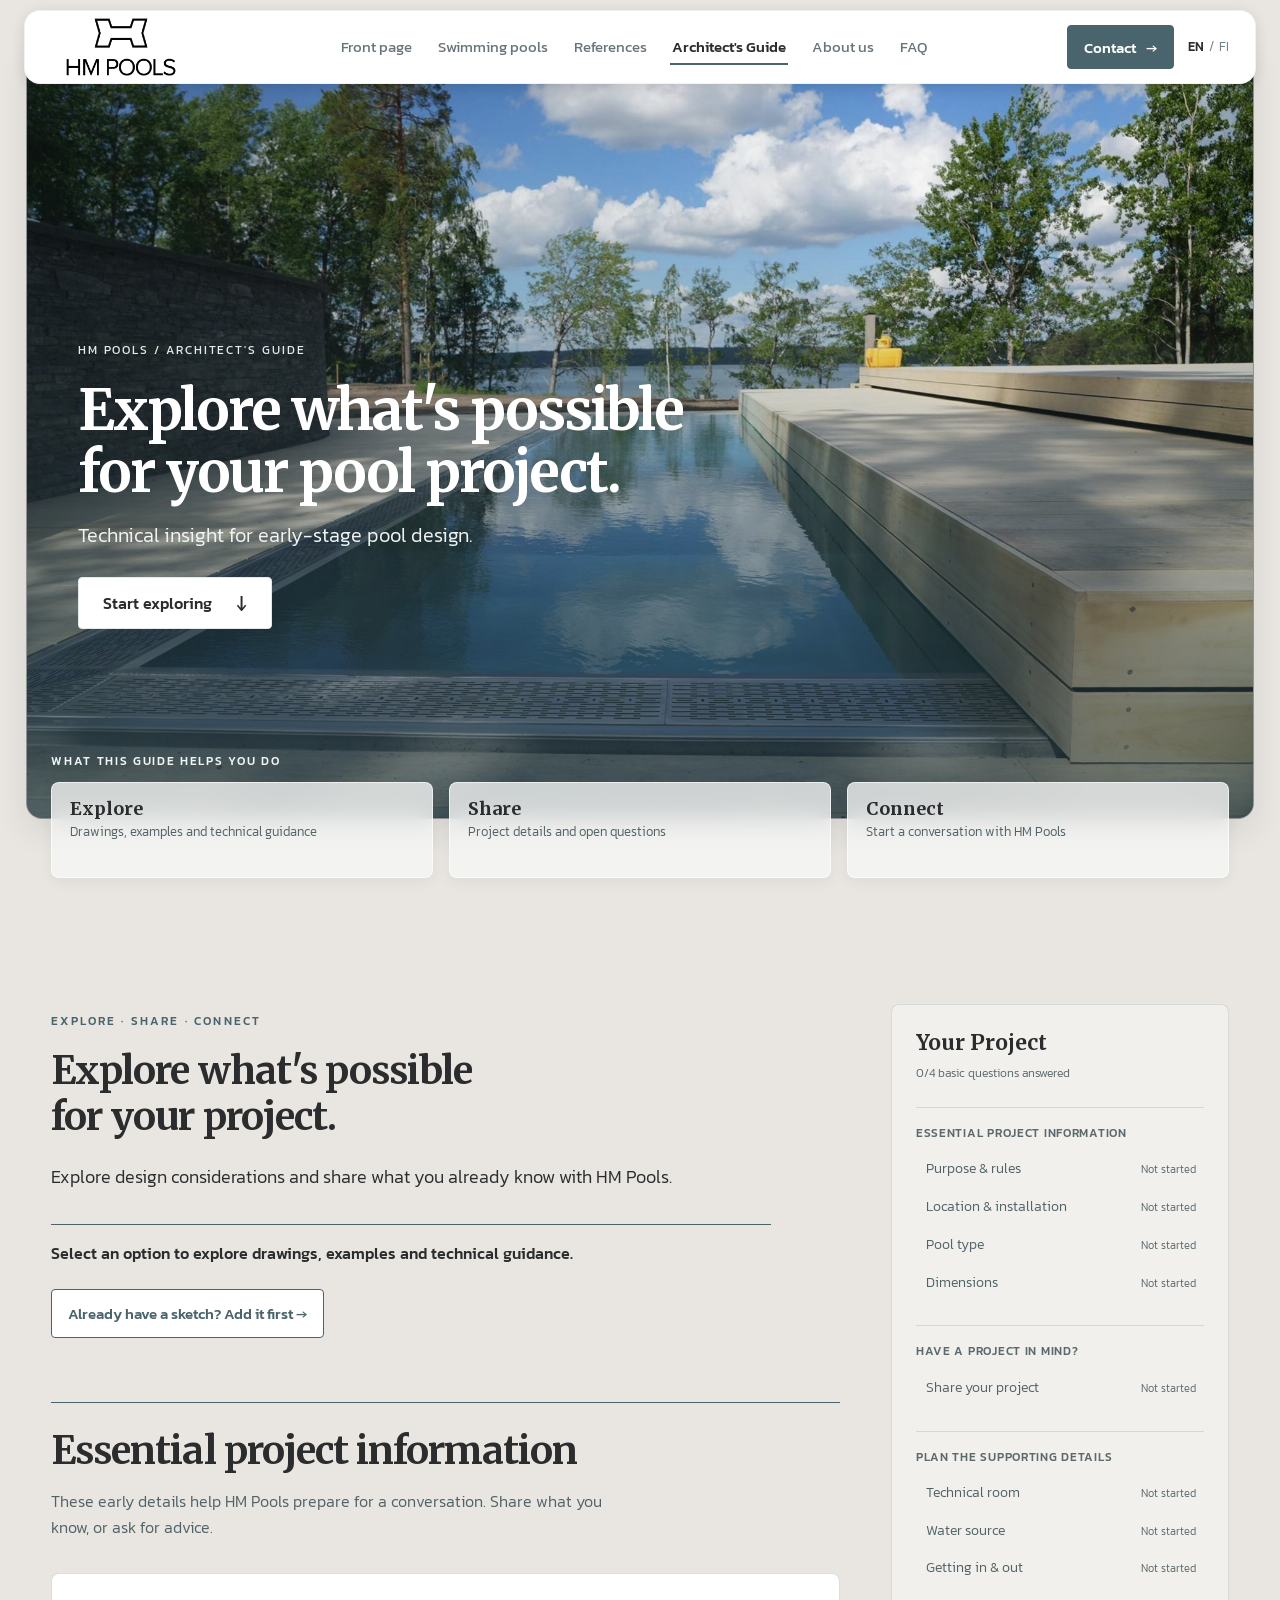
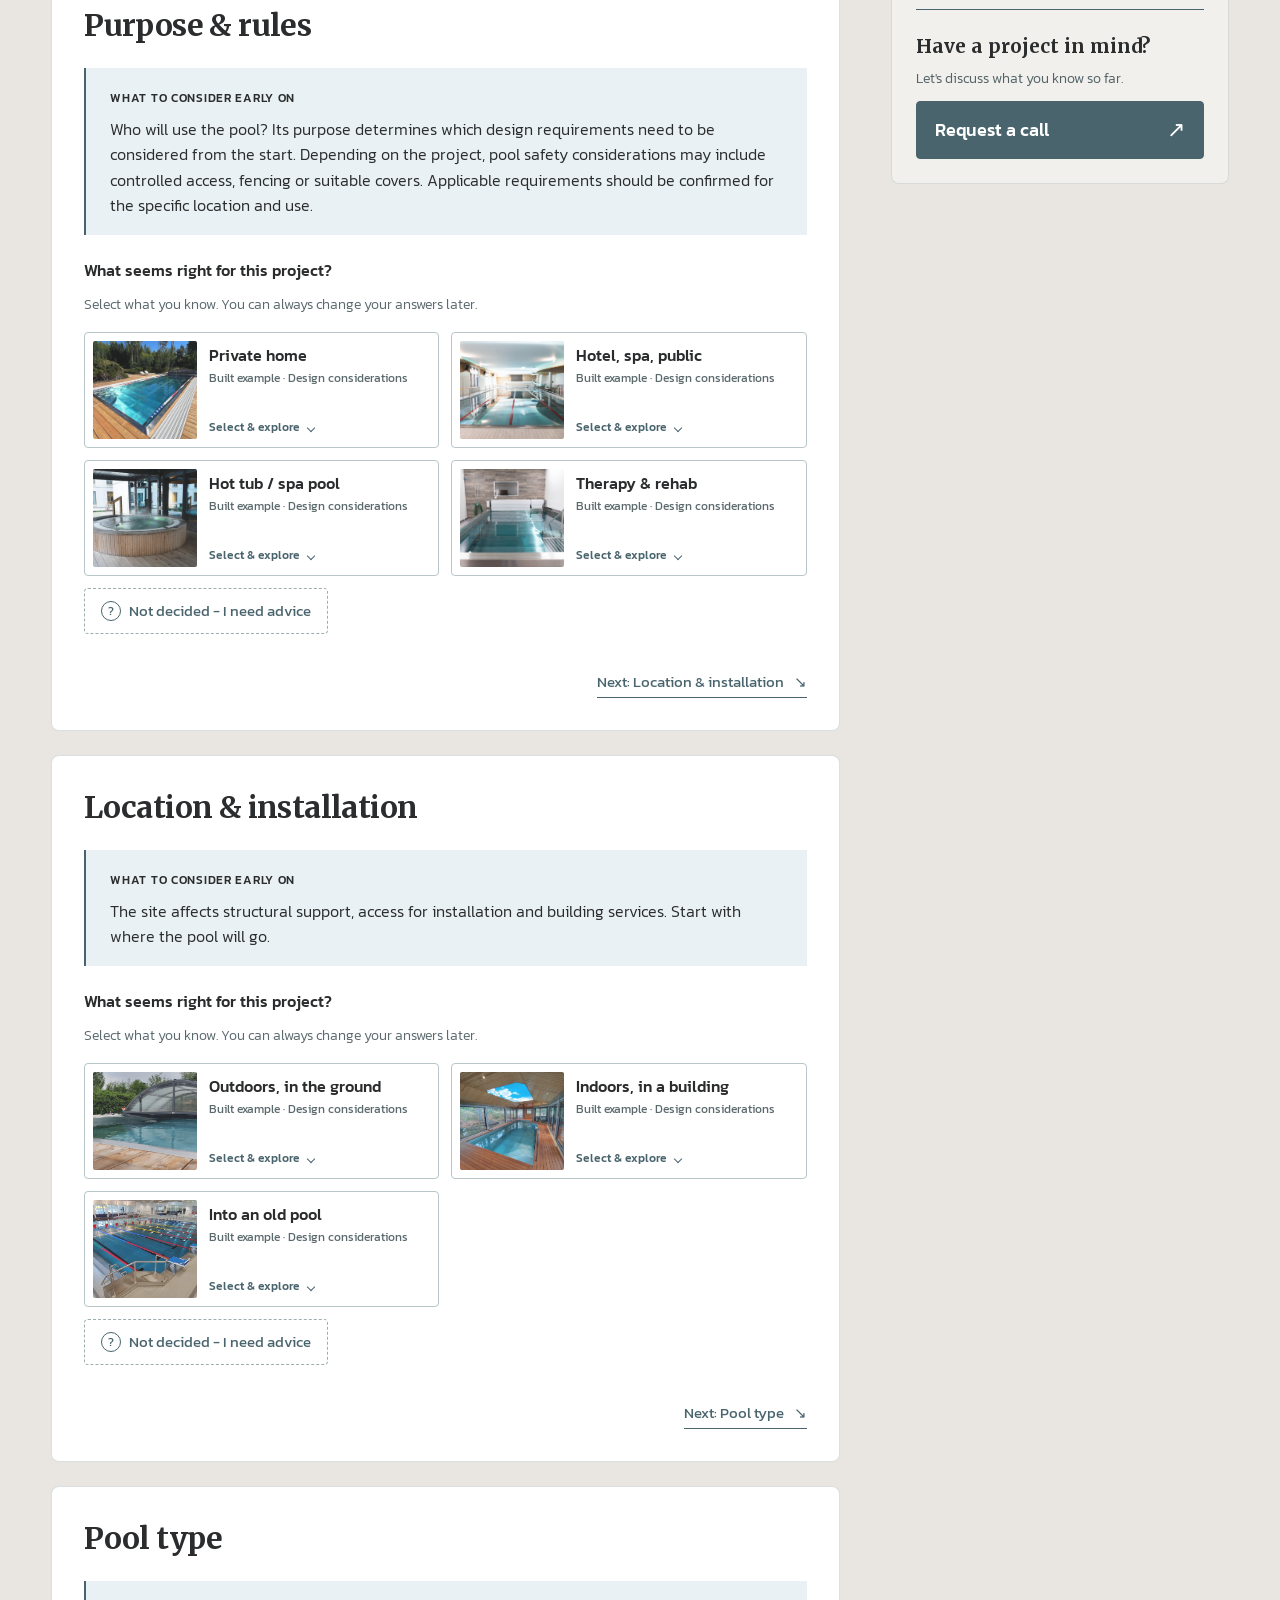
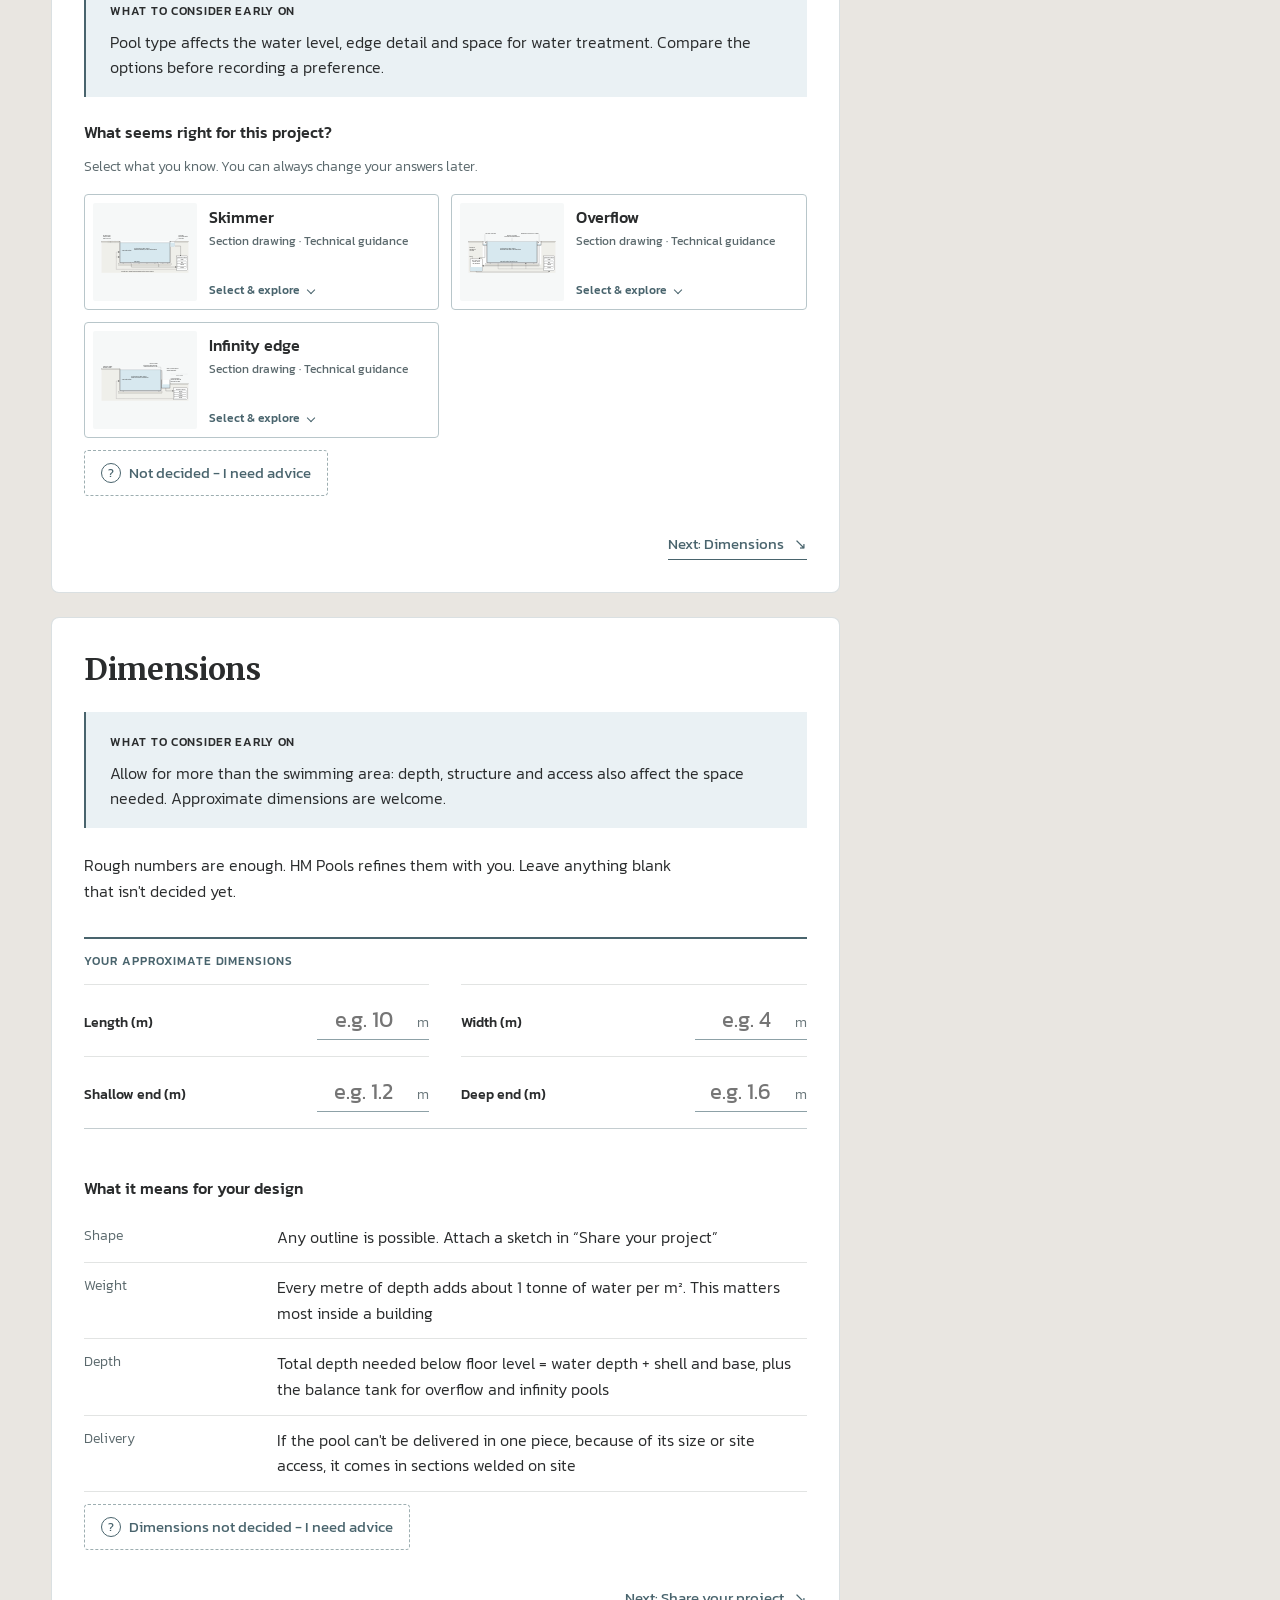
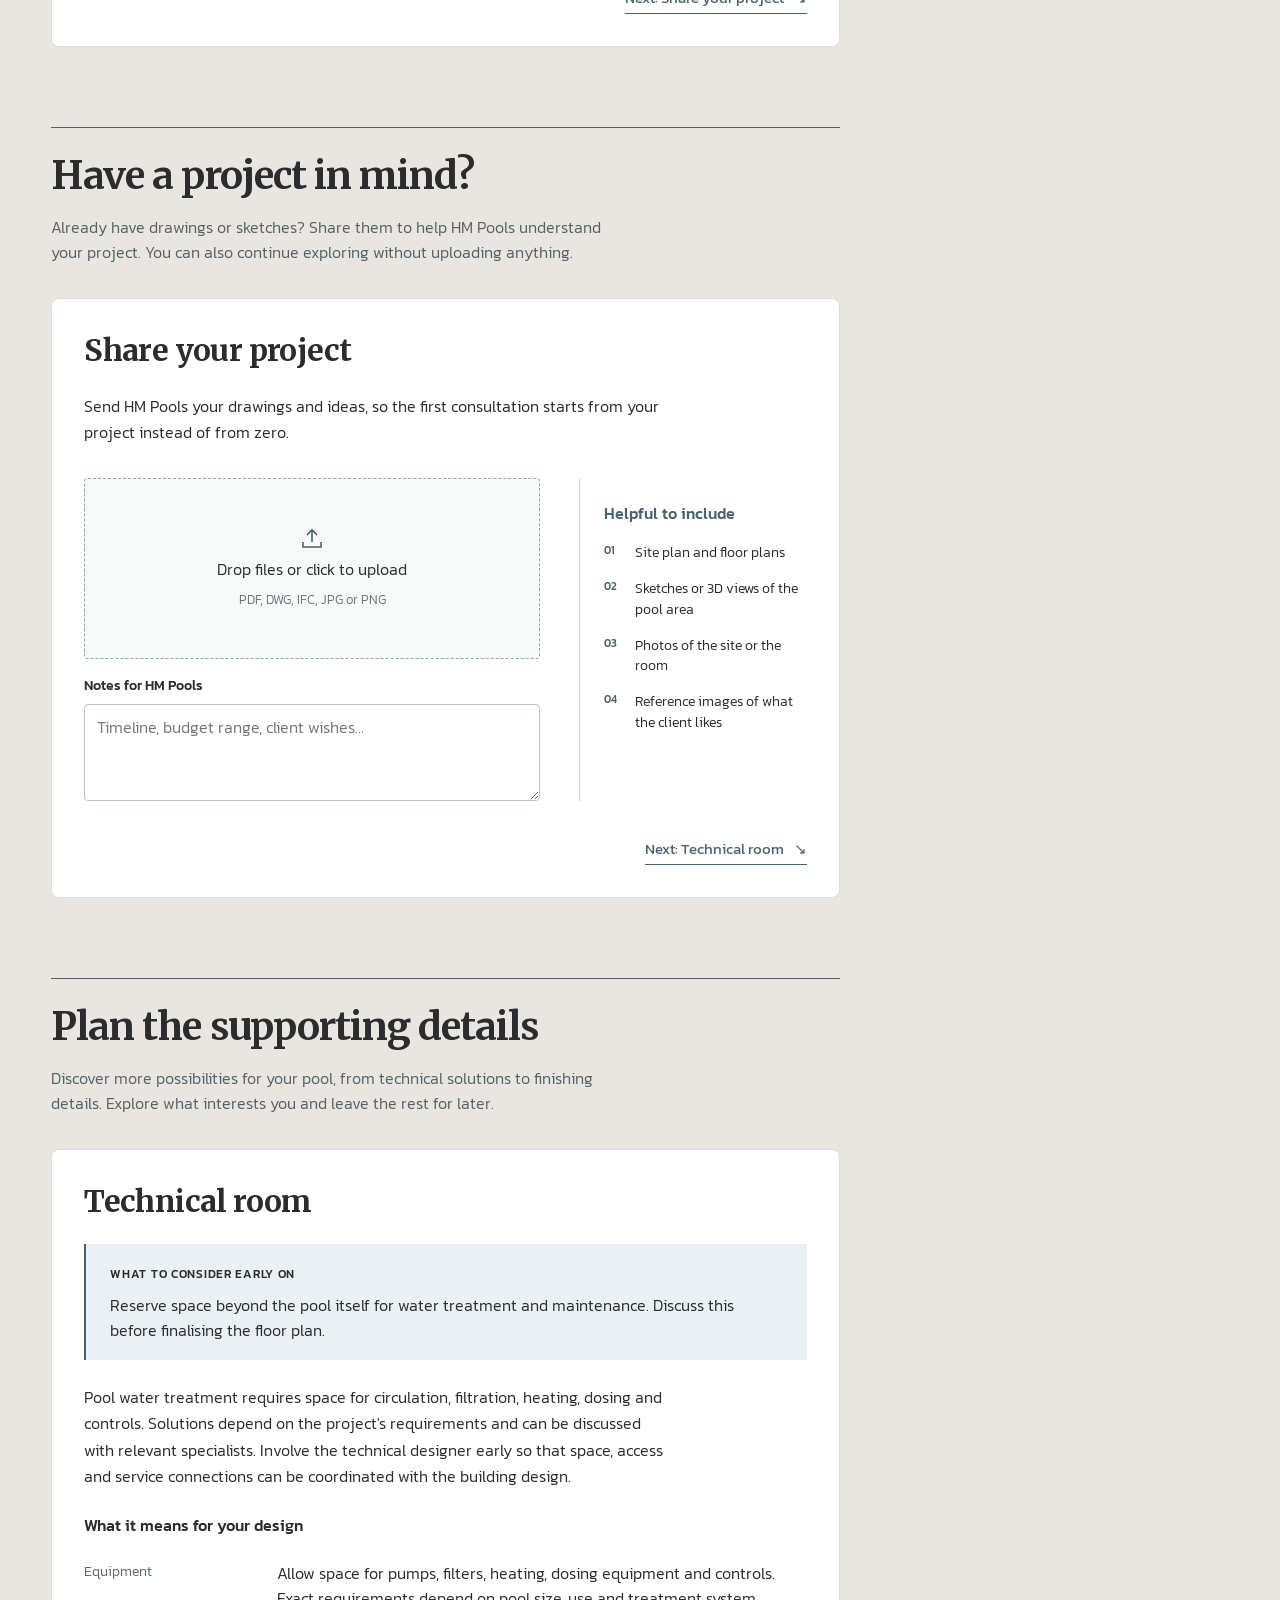
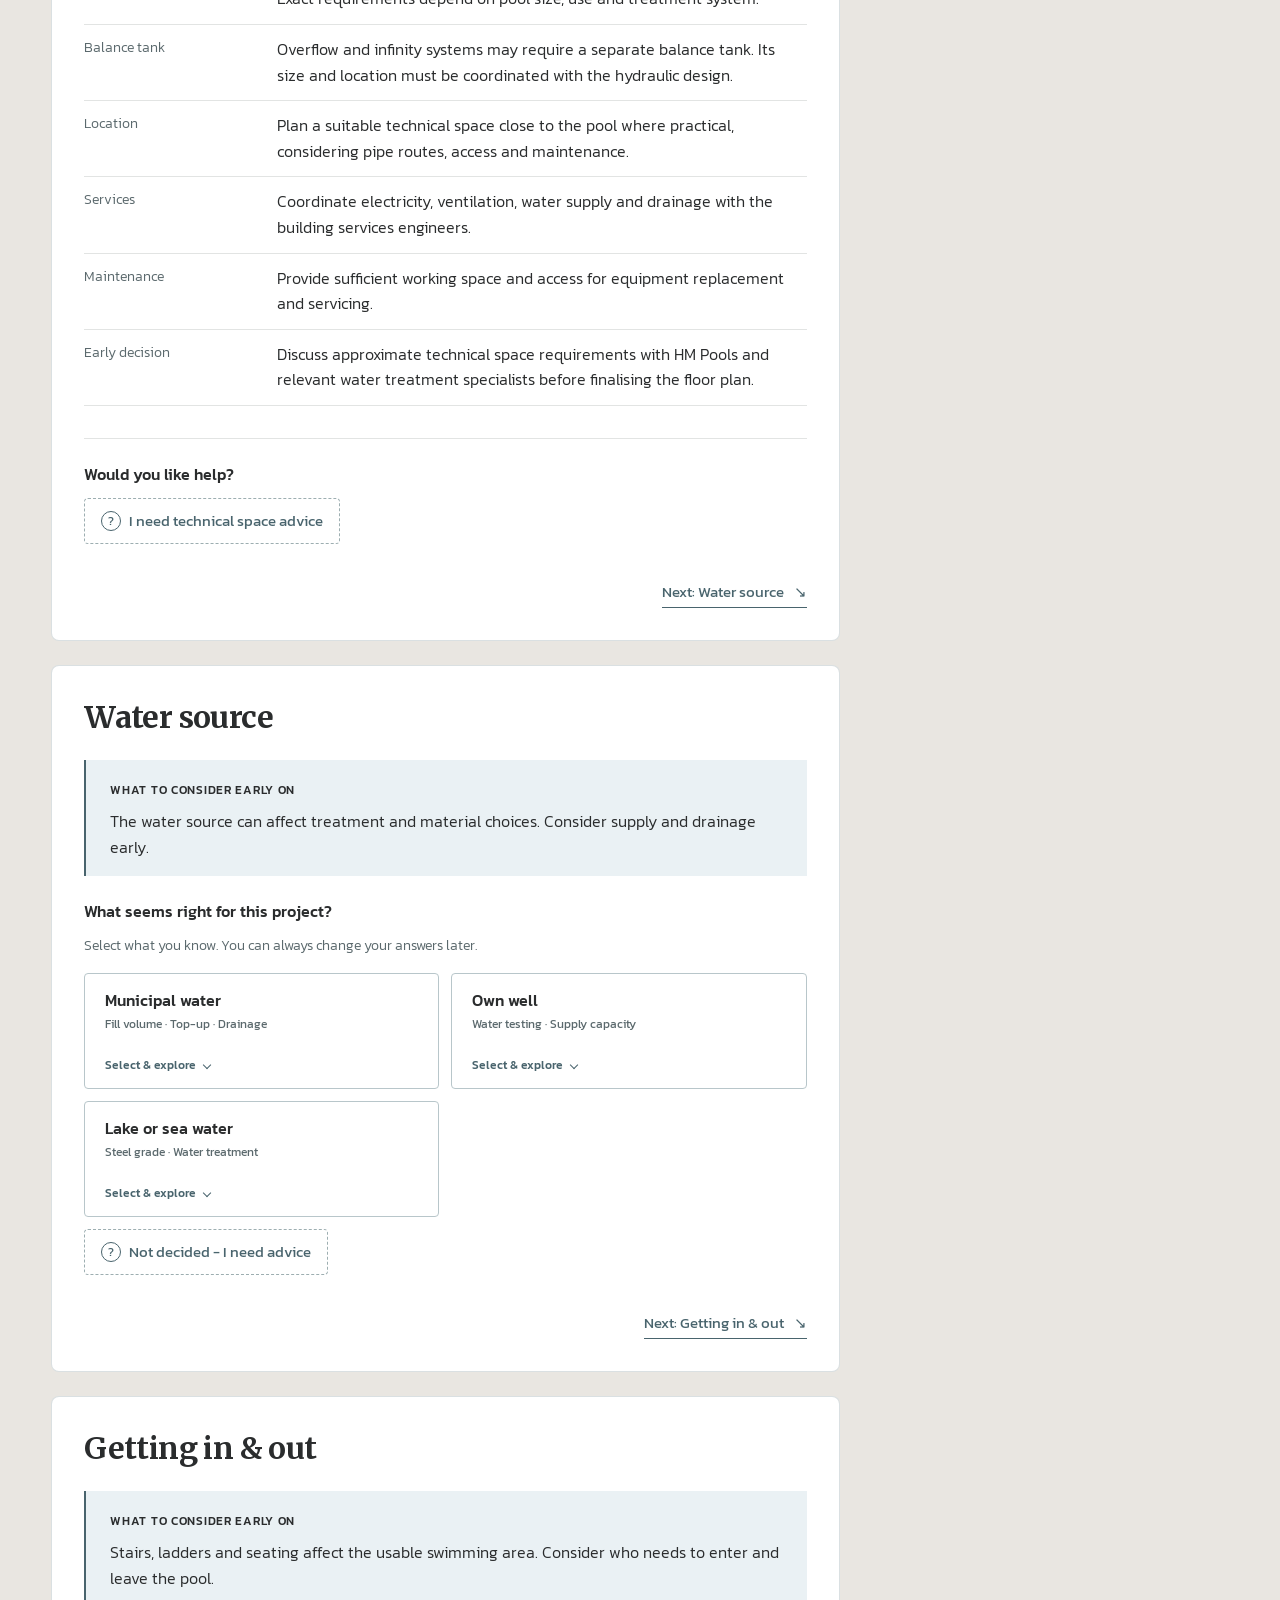
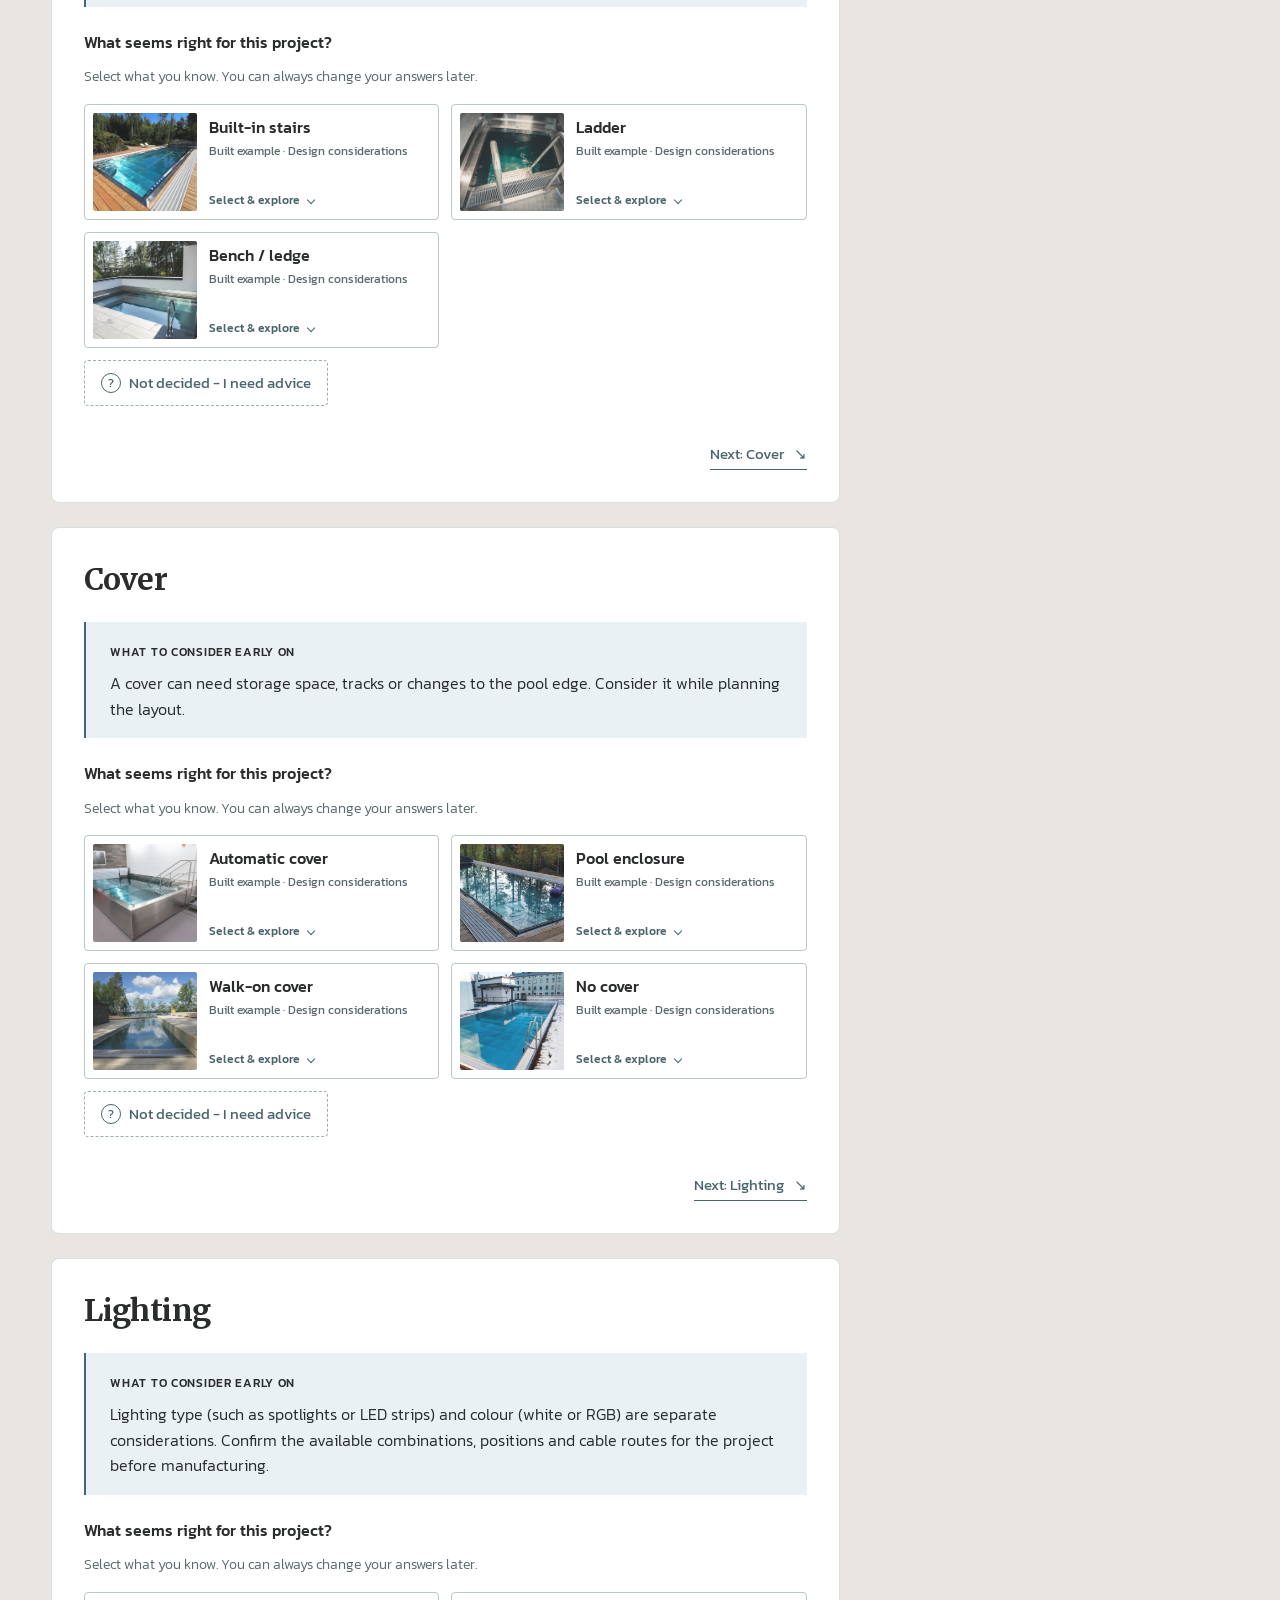
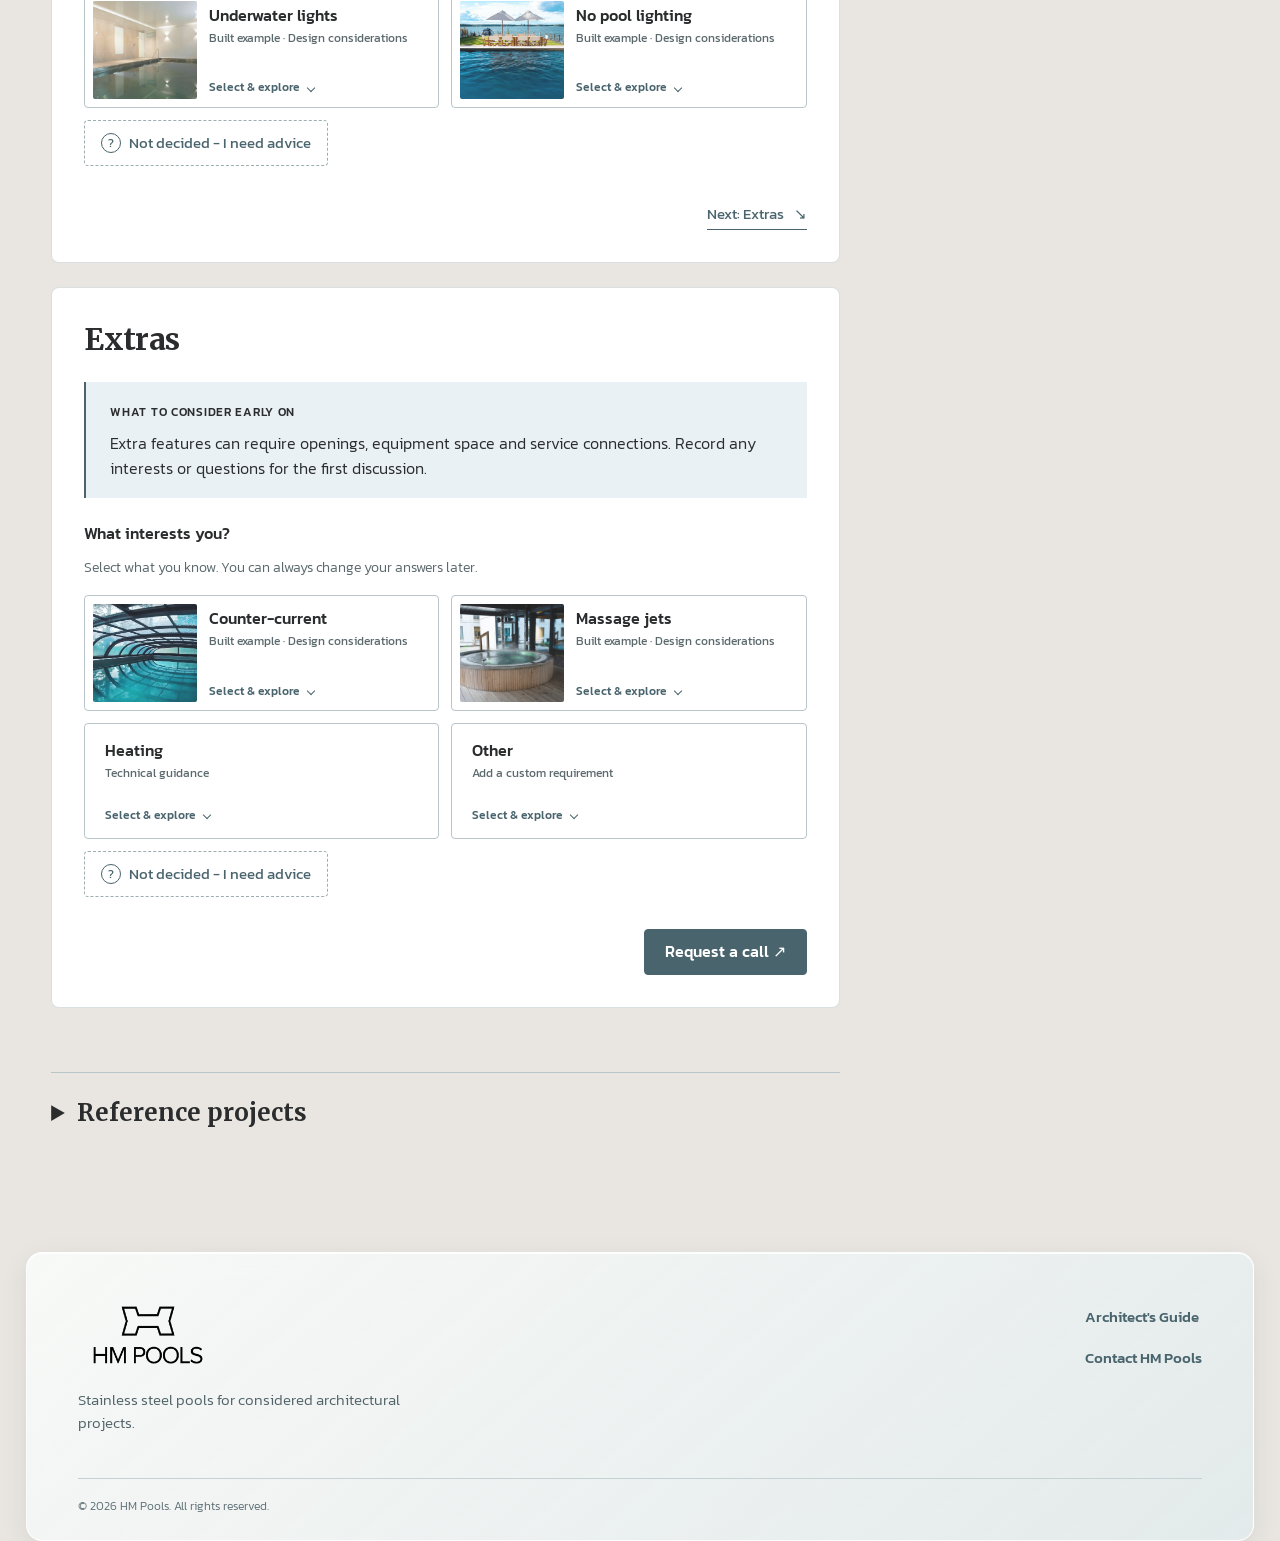
<file: index.html>
<!doctype html>
<html lang="en">

<head>
  <meta charset="utf-8">
  <meta name="viewport" content="width=device-width, initial-scale=1">
  <title>Architect's pool guide | HM Pools</title>
  <meta name="description"
    content="Everything an architect needs to know before planning a stainless steel pool with HM Pools.">
  <link rel="icon" href="img/logo.svg">
  <link rel="preload" href="fonts/kanit-300.woff2" as="font" type="font/woff2" crossorigin>
  <link rel="preload" href="fonts/merriweather-700.woff2" as="font" type="font/woff2" crossorigin>
  <link rel="preload" href="img/hero.jpg" as="image">
  <link rel="stylesheet" href="css/styles.css">
  <script src="js/data.js" defer></script>
  <script src="js/app.js" defer></script>
</head>

<body>
  <a class="skip-link" href="#guide">Skip to the guide</a>

  <header class="site-header">
    <div class="site-header__logo" aria-label="HM Pools">
      <img src="img/HM_Pools_logo_RGB_musta-2048x1344.png" alt="HM Pools">
    </div>
    <nav class="site-nav" aria-label="Main">
      <span class="site-nav__label" title="HM Pools home page — preview label">Front page</span>
      <span class="site-nav__label" title="Swimming pools — preview label">Swimming pools</span>
      <span class="site-nav__label" title="Built project references — preview label">References</span>
      <a href="#" data-architect aria-current="page">Architect's Guide</a>
      <span class="site-nav__label" title="About HM Pools — preview label">About us</span>
      <span class="site-nav__label" title="Frequently asked questions — preview label">FAQ</span>
    </nav>
    <div class="site-header__actions">
      <button class="site-header__contact" type="button" data-action="direct-contact">Contact <span aria-hidden="true">&rarr;</span></button>
      <div class="language-switch" aria-label="Language indicator"><span lang="en" aria-current="true">EN</span><span aria-hidden="true">/</span><span lang="fi" title="Finnish version is unavailable in this prototype">FI</span></div>
    </div>
  </header>

  <div class="landing">
  <section class="hero" aria-labelledby="hero-title">
    <img class="hero__bg" src="img/hero.jpg" alt="" width="1983" height="1321" fetchpriority="high">
    <div class="hero__content">
      <p class="hero__eyebrow reveal" style="--d: 0">HM Pools / Architect's Guide</p>
      <h1 class="hero__title reveal" id="hero-title" style="--d: 1">Explore what's possible for your pool project.</h1>
      <p class="hero__sub reveal" style="--d: 2">Technical insight for early-stage pool design.</p>
      <a class="btn btn--solid hero__cta reveal" href="#guide" style="--d: 3">Start exploring <span aria-hidden="true">&darr;</span></a>
    </div>
  </section>
  <section class="hero-capabilities" aria-labelledby="hero-capabilities-title">
    <div class="hero-capabilities__inner">
      <h2 class="hero-capabilities__label" id="hero-capabilities-title">What this guide helps you do</h2>
      <div><h3>Explore</h3><p>Drawings, examples and technical guidance</p></div>
      <div><h3>Share</h3><p>Project details and open questions</p></div>
      <div><h3>Connect</h3><p>Start a conversation with HM Pools</p></div>
    </div>
  </section>
  </div>
  <div class="guide-layout">
    <main class="guide" id="guide" tabindex="-1">
      <div class="mobile-project">
        <label for="mobile-section">Explore <span id="mobile-progress"></span></label>
        <select id="mobile-section" aria-label="Jump to a category"></select>
        <button class="btn btn--solid" type="button" data-action="review">Request a call <span aria-hidden="true">↗</span></button>
      </div>
      <div class="guided-content">
        <header class="guide-intro"><p class="eyebrow">Explore · Share · Connect</p><h2>Explore what's possible for your project.</h2><p>Explore design considerations and share what you already know with HM Pools.</p><div class="guide-intro__instruction"><strong>Select an option to explore drawings, examples and technical guidance.</strong></div><button class="upload-shortcut" type="button" data-action="next" data-section="upload">Already have a sketch? Add it first &rarr;</button></header>
        <div id="sections"></div>
        <details id="references-area" class="references-area"><summary>Reference projects</summary><p>Explore the existing HM Pools project collection. These examples are references, not technical specifications for your project.</p><div class="refs" id="refs"></div></details>
      </div>
      <aside class="project-navigator" aria-label="Your Project">
        <header><h2>Your Project</h2><p id="plan-count" aria-live="polite"></p></header>
        <nav id="project-nav" aria-label="Project categories"></nav>
        <div class="project-actions"><h3>Have a project in mind?</h3><p id="project-ready">Let's discuss what you know so far.</p><button class="btn btn--solid" type="button" id="book">Request a call <span aria-hidden="true">↗</span></button></div>
      </aside>
    </main>
  </div>
  <footer class="site-footer">
    <div class="site-footer__inner">
      <div class="site-footer__brand">
        <a href="#" data-home aria-label="HM Pools, front page"><img src="img/HM_Pools_logo_RGB_musta-2048x1344.png" alt="HM Pools" width="2048" height="1344"></a>
        <p>Stainless steel pools for considered architectural projects.</p>
      </div>
      <nav aria-label="Footer">
        <a href="#" data-architect>Architect's Guide</a>
        <button type="button" data-action="direct-contact">Contact HM Pools</button>
      </nav>
      <p class="site-footer__copyright">&copy; 2026 HM Pools. All rights reserved.</p>
    </div>
  </footer>
  <dialog class="modal direct-contact" id="direct-contact" aria-labelledby="direct-contact-title">
    <div class="modal__inner">
      <button class="modal__close" type="button" data-direct-close aria-label="Close contact form">
        <svg width="18" height="18" viewBox="0 0 18 18" aria-hidden="true"><path d="M2 2l14 14M16 2L2 16" /></svg>
      </button>
      <header class="modal__head">
        <h2 class="modal__title" id="direct-contact-title" tabindex="-1">Contact HM Pools</h2>
        <p class="modal__lead">Ask a question or introduce your project. You can contact us without completing the Architect's Guide.</p>
      </header>
      <form id="direct-contact-form" novalidate>
        <div class="modal__grid">
          <div class="mfield"><label for="direct-name">Name *</label><input id="direct-name" name="name" type="text" autocomplete="name" required><p class="mfield__error" id="direct-name-error" hidden>Please enter your name.</p></div>
          <div class="mfield"><label for="direct-email">Email *</label><input id="direct-email" name="email" type="email" autocomplete="email" required><p class="mfield__error" id="direct-email-error" hidden>Please enter a valid email address.</p></div>
          <div class="mfield"><label for="direct-phone">Phone <span class="mfield__opt">(optional)</span></label><input id="direct-phone" name="phone" type="tel" autocomplete="tel"></div>
          <div class="mfield"><label for="direct-company">Company <span class="mfield__opt">(optional)</span></label><input id="direct-company" name="company" type="text" autocomplete="organization"></div>
          <div class="mfield mfield--wide"><label for="direct-message">Message *</label><textarea id="direct-message" name="message" rows="5" required></textarea><p class="mfield__error" id="direct-message-error" hidden>Please enter a message.</p></div>
        </div>
        <p class="direct-contact__note">This opens a draft in your email app. Nothing is sent until you send it there.</p>
        <div class="modal__foot"><a href="https://hmpools.fi/en/contact-us/" target="_blank" rel="noopener">HM Pools contact information</a><button class="btn btn--solid" type="submit">Continue in email app</button></div>
        <a id="direct-email-link" hidden aria-hidden="true" tabindex="-1"></a>
      </form>
    </div>
  </dialog>
  <dialog class="image-lightbox" id="image-lightbox" aria-label="Enlarged pool image">
    <button class="image-lightbox__close" id="image-lightbox-close" type="button" aria-label="Close enlarged image"
      title="Close">
      <svg width="18" height="18" viewBox="0 0 24 24" fill="none" stroke="currentColor" stroke-width="2" stroke-linecap="round" aria-hidden="true"><path d="M5 5l14 14M19 5L5 19" /></svg>
    </button>

    <img class="image-lightbox__img" id="image-lightbox-img" alt="">
  </dialog>

  <dialog class="modal" id="consult" aria-labelledby="consult-title">
    <div class="modal__inner">
      <button class="modal__close" type="button" data-close aria-label="Close">
        <svg width="18" height="18" viewBox="0 0 18 18" aria-hidden="true">
          <path d="M2 2l14 14M16 2L2 16" />
        </svg>
      </button>

      <form class="modal__form" id="consult-form" novalidate>
        <header class="modal__head">
          <h2 class="modal__title" id="consult-title" tabindex="-1">Review your project</h2>
          <p class="modal__lead" id="consult-lead">Check your answers before adding contact details.</p>
        </header>

        <section id="review-step" aria-label="Project summary">
          <header class="print-header" aria-hidden="true">
            <img src="img/HM_Pools_logo_RGB_musta-2048x1344.png" alt="" width="2048" height="1344">
            <h2>Project Information Summary</h2>
          </header>
          <div class="review-tools">
            <button class="review-download" type="button" id="download-summary" title="Open print options to save your summary as PDF">
              <svg width="16" height="16" viewBox="0 0 24 24" fill="none" stroke="currentColor" stroke-width="1.7" aria-hidden="true"><path d="M12 3v12m-5-5 5 5 5-5M4 16v5h16v-5" /></svg>
              Download PDF
            </button>
          </div>
          <details class="review-summary" id="review-summary"><summary>View project details <span id="review-summary-count"></span></summary><dl class="modal__plan" id="consult-plan" aria-label="Your project brief"></dl></details>
          <p class="print-note">This document is intended for preliminary project information collection and discussion only. All technical specifications, feasibility and final design requirements must be reviewed and confirmed with HM Pools.</p>
          <div id="review-missing" role="status"></div>
          <button class="btn btn--solid" type="button" id="continue-contact">Continue to request a call <span aria-hidden="true">↗</span></button>
        </section>
        <div id="contact-step" hidden>
          <button class="summary-edit" type="button" id="back-review">Back to project summary</button>

        <div class="modal__grid">
          <div class="mfield">
            <label for="c-name">Name <span aria-hidden="true">*</span></label>
            <input id="c-name" name="name" type="text" autocomplete="name" required>
            <p class="mfield__error" id="c-name-err" hidden>Please enter your name.</p>
          </div>
          <div class="mfield">
            <label for="c-company">Company <span class="mfield__opt">(optional)</span></label>
            <input id="c-company" name="company" type="text" autocomplete="organization">
          </div>
          <div class="mfield">
            <label for="c-phone">Phone <span aria-hidden="true">*</span></label>
            <input id="c-phone" name="phone" type="tel" autocomplete="tel" inputmode="tel" required>
            <p class="mfield__error" id="c-phone-err" hidden>Please enter a phone number.</p>
          </div>
          <div class="mfield">
            <label for="c-email">Email <span aria-hidden="true">*</span></label>
            <input id="c-email" name="email" type="email" autocomplete="email" required>
            <p class="mfield__error" id="c-email-err" hidden>Please enter a valid email address.</p>
          </div>
          <div class="mfield mfield--wide">
            <label for="c-message">Message <span class="mfield__opt">(optional)</span></label>
            <textarea id="c-message" name="message" rows="4"
              placeholder="Timeline, budget range, questions for HM Pools"></textarea>
          </div>
        </div>

        <div class="mfield">
          <label class="consent">
            <input type="checkbox" id="c-consent" name="consent" required>
            <span>I accept that the form entries are checked for spam and stored encrypted for 14 days.</span>
          </label>
          <p class="mfield__error" id="c-consent-err" hidden>Please accept to send the request.</p>
        </div>

        <div class="modal__foot">
          <p class="modal__direct">Prefer to call? <a href="tel:+358443600030">+358 44 360 0030</a></p>
          <button class="btn btn--solid modal__send" type="submit">Request a call</button>
        </div>
      </div></form>

      <div class="modal__done" id="consult-done" hidden>
        <h2 class="modal__title" tabindex="-1">Thank you</h2>
        <p class="modal__lead">This prototype shows the completed enquiry. No information or attachments have been sent, and no phone call has been booked.
        </p>
        <button class="btn btn--solid" type="button" data-close>Back to the guide</button>
      </div>
    </div>
  </dialog>
</body>

</html>
</file>
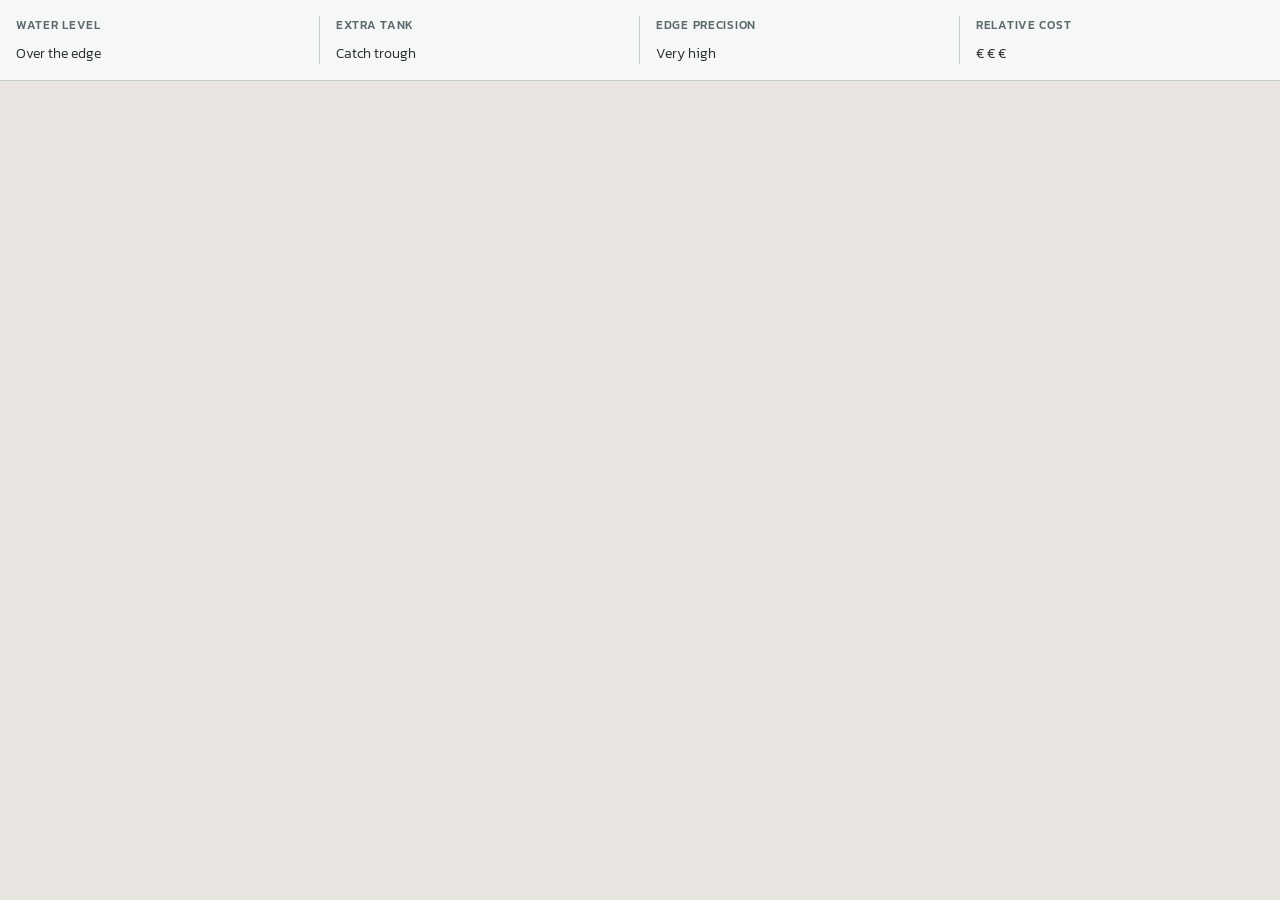
<file: qa-visual.html>
<!doctype html>
<html lang="en">

<head>
  <meta charset="utf-8">
  <meta name="viewport" content="width=device-width, initial-scale=1">
  <title>Architect's pool guide | HM Pools</title>
  <meta name="description"
    content="Everything an architect needs to know before planning a stainless steel pool with HM Pools.">
  <link rel="icon" href="img/logo.svg">
  <link rel="preload" href="fonts/kanit-300.woff2" as="font" type="font/woff2" crossorigin>
  <link rel="preload" href="fonts/merriweather-700.woff2" as="font" type="font/woff2" crossorigin>
  <link rel="preload" href="img/hero.jpg" as="image">
  <link rel="stylesheet" href="css/styles.css">
  <script src="js/data.js" defer></script>
  <script src="js/app.js" defer></script>
</head>

<body>
  <a class="skip-link" href="#guide">Skip to the guide</a>

  <header class="site-header">
    <div class="site-header__logo" aria-label="HM Pools">
      <img src="img/HM_Pools_logo_RGB_musta-2048x1344.png" alt="HM Pools">
    </div>
    <nav class="site-nav" aria-label="Main">
      <span class="site-nav__label" title="HM Pools home page — preview label">Front page</span>
      <span class="site-nav__label" title="Swimming pools — preview label">Swimming pools</span>
      <span class="site-nav__label" title="Built project references — preview label">References</span>
      <a href="#" data-architect aria-current="page">Architect's Guide</a>
      <span class="site-nav__label" title="About HM Pools — preview label">About us</span>
      <span class="site-nav__label" title="Frequently asked questions — preview label">FAQ</span>
    </nav>
    <div class="site-header__actions">
      <button class="site-header__contact" type="button" data-action="direct-contact">Contact <span aria-hidden="true">&rarr;</span></button>
      <div class="language-switch" aria-label="Language indicator"><span lang="en" aria-current="true">EN</span><span aria-hidden="true">/</span><span lang="fi" title="Finnish version is unavailable in this prototype">FI</span></div>
    </div>
  </header>

  <div class="landing">
  <section class="hero" aria-labelledby="hero-title">
    <img class="hero__bg" src="img/hero.jpg" alt="" width="1983" height="1321" fetchpriority="high">
    <div class="hero__content">
      <p class="hero__eyebrow reveal" style="--d: 0">HM Pools / Architect's Guide</p>
      <h1 class="hero__title reveal" id="hero-title" style="--d: 1">Explore what's possible for your pool project.</h1>
      <p class="hero__sub reveal" style="--d: 2">Technical insight for early-stage pool design.</p>
      <a class="btn btn--solid hero__cta reveal" href="#guide" style="--d: 3">Start exploring <span aria-hidden="true">&darr;</span></a>
    </div>
  </section>
  <section class="hero-capabilities" aria-labelledby="hero-capabilities-title">
    <div class="hero-capabilities__inner">
      <h2 class="hero-capabilities__label" id="hero-capabilities-title">What this guide helps you do</h2>
      <div><h3>Explore</h3><p>Drawings, examples and technical guidance</p></div>
      <div><h3>Share</h3><p>Project details and open questions</p></div>
      <div><h3>Connect</h3><p>Start a conversation with HM Pools</p></div>
    </div>
  </section>
  </div>
  <div class="guide-layout">
    <main class="guide" id="guide" tabindex="-1">
      <div class="mobile-project">
        <label for="mobile-section">Explore <span id="mobile-progress"></span></label>
        <select id="mobile-section" aria-label="Jump to a category"></select>
        <button class="btn btn--solid" type="button" data-action="review">Request a call <span aria-hidden="true">↗</span></button>
      </div>
      <div class="guided-content">
        <header class="guide-intro"><p class="eyebrow">Explore · Share · Connect</p><h2>Explore what's possible for your project.</h2><p>Explore design considerations and share what you already know with HM Pools.</p><div class="guide-intro__instruction"><strong>Select an option to explore drawings, examples and technical guidance.</strong></div><button class="upload-shortcut" type="button" data-action="next" data-section="upload">Already have a sketch? Add it first &rarr;</button></header>
        <div id="sections"></div>
        <details id="references-area" class="references-area"><summary>Reference projects</summary><p>Explore the existing HM Pools project collection. These examples are references, not technical specifications for your project.</p><div class="refs" id="refs"></div></details>
      </div>
      <aside class="project-navigator" aria-label="Your Project">
        <header><h2>Your Project</h2><p id="plan-count" aria-live="polite"></p></header>
        <nav id="project-nav" aria-label="Project categories"></nav>
        <div class="project-actions"><h3>Have a project in mind?</h3><p id="project-ready">Let's discuss what you know so far.</p><button class="btn btn--solid" type="button" id="book">Request a call <span aria-hidden="true">↗</span></button></div>
      </aside>
    </main>
  </div>
  <footer class="site-footer">
    <div class="site-footer__inner">
      <div class="site-footer__brand">
        <a href="#" data-home aria-label="HM Pools, front page"><img src="img/HM_Pools_logo_RGB_musta-2048x1344.png" alt="HM Pools" width="2048" height="1344"></a>
        <p>Stainless steel pools for considered architectural projects.</p>
      </div>
      <nav aria-label="Footer">
        <a href="#" data-architect>Architect's Guide</a>
        <button type="button" data-action="direct-contact">Contact HM Pools</button>
      </nav>
      <p class="site-footer__copyright">&copy; 2026 HM Pools. All rights reserved.</p>
    </div>
  </footer>
  <dialog class="modal direct-contact" id="direct-contact" aria-labelledby="direct-contact-title">
    <div class="modal__inner">
      <button class="modal__close" type="button" data-direct-close aria-label="Close contact form">
        <svg width="18" height="18" viewBox="0 0 18 18" aria-hidden="true"><path d="M2 2l14 14M16 2L2 16" /></svg>
      </button>
      <header class="modal__head">
        <h2 class="modal__title" id="direct-contact-title" tabindex="-1">Contact HM Pools</h2>
        <p class="modal__lead">Ask a question or introduce your project. You can contact us without completing the Architect's Guide.</p>
      </header>
      <form id="direct-contact-form" novalidate>
        <div class="modal__grid">
          <div class="mfield"><label for="direct-name">Name *</label><input id="direct-name" name="name" type="text" autocomplete="name" required><p class="mfield__error" id="direct-name-error" hidden>Please enter your name.</p></div>
          <div class="mfield"><label for="direct-email">Email *</label><input id="direct-email" name="email" type="email" autocomplete="email" required><p class="mfield__error" id="direct-email-error" hidden>Please enter a valid email address.</p></div>
          <div class="mfield"><label for="direct-phone">Phone <span class="mfield__opt">(optional)</span></label><input id="direct-phone" name="phone" type="tel" autocomplete="tel"></div>
          <div class="mfield"><label for="direct-company">Company <span class="mfield__opt">(optional)</span></label><input id="direct-company" name="company" type="text" autocomplete="organization"></div>
          <div class="mfield mfield--wide"><label for="direct-message">Message *</label><textarea id="direct-message" name="message" rows="5" required></textarea><p class="mfield__error" id="direct-message-error" hidden>Please enter a message.</p></div>
        </div>
        <p class="direct-contact__note">This opens a draft in your email app. Nothing is sent until you send it there.</p>
        <div class="modal__foot"><a href="https://hmpools.fi/en/contact-us/" target="_blank" rel="noopener">HM Pools contact information</a><button class="btn btn--solid" type="submit">Continue in email app</button></div>
        <a id="direct-email-link" hidden aria-hidden="true" tabindex="-1"></a>
      </form>
    </div>
  </dialog>
  <dialog class="image-lightbox" id="image-lightbox" aria-label="Enlarged pool image">
    <button class="image-lightbox__close" id="image-lightbox-close" type="button" aria-label="Close enlarged image"
      title="Close">
      <svg width="18" height="18" viewBox="0 0 24 24" fill="none" stroke="currentColor" stroke-width="2" stroke-linecap="round" aria-hidden="true"><path d="M5 5l14 14M19 5L5 19" /></svg>
    </button>

    <img class="image-lightbox__img" id="image-lightbox-img" alt="">
  </dialog>

  <dialog class="modal" id="consult" aria-labelledby="consult-title">
    <div class="modal__inner">
      <button class="modal__close" type="button" data-close aria-label="Close">
        <svg width="18" height="18" viewBox="0 0 18 18" aria-hidden="true">
          <path d="M2 2l14 14M16 2L2 16" />
        </svg>
      </button>

      <form class="modal__form" id="consult-form" novalidate>
        <header class="modal__head">
          <h2 class="modal__title" id="consult-title" tabindex="-1">Review your project</h2>
          <p class="modal__lead" id="consult-lead">Check your answers before adding contact details.</p>
        </header>

        <section id="review-step" aria-label="Project summary">
          <header class="print-header" aria-hidden="true">
            <img src="img/HM_Pools_logo_RGB_musta-2048x1344.png" alt="" width="2048" height="1344">
            <h2>Project Information Summary</h2>
          </header>
          <div class="review-tools">
            <button class="review-download" type="button" id="download-summary" title="Open print options to save your summary as PDF">
              <svg width="16" height="16" viewBox="0 0 24 24" fill="none" stroke="currentColor" stroke-width="1.7" aria-hidden="true"><path d="M12 3v12m-5-5 5 5 5-5M4 16v5h16v-5" /></svg>
              Download PDF
            </button>
          </div>
          <details class="review-summary" id="review-summary"><summary>View project details <span id="review-summary-count"></span></summary><dl class="modal__plan" id="consult-plan" aria-label="Your project brief"></dl></details>
          <p class="print-note">This document is intended for preliminary project information collection and discussion only. All technical specifications, feasibility and final design requirements must be reviewed and confirmed with HM Pools.</p>
          <div id="review-missing" role="status"></div>
          <button class="btn btn--solid" type="button" id="continue-contact">Continue to request a call <span aria-hidden="true">↗</span></button>
        </section>
        <div id="contact-step" hidden>
          <button class="summary-edit" type="button" id="back-review">Back to project summary</button>

        <div class="modal__grid">
          <div class="mfield">
            <label for="c-name">Name <span aria-hidden="true">*</span></label>
            <input id="c-name" name="name" type="text" autocomplete="name" required>
            <p class="mfield__error" id="c-name-err" hidden>Please enter your name.</p>
          </div>
          <div class="mfield">
            <label for="c-company">Company <span class="mfield__opt">(optional)</span></label>
            <input id="c-company" name="company" type="text" autocomplete="organization">
          </div>
          <div class="mfield">
            <label for="c-phone">Phone <span aria-hidden="true">*</span></label>
            <input id="c-phone" name="phone" type="tel" autocomplete="tel" inputmode="tel" required>
            <p class="mfield__error" id="c-phone-err" hidden>Please enter a phone number.</p>
          </div>
          <div class="mfield">
            <label for="c-email">Email <span aria-hidden="true">*</span></label>
            <input id="c-email" name="email" type="email" autocomplete="email" required>
            <p class="mfield__error" id="c-email-err" hidden>Please enter a valid email address.</p>
          </div>
          <div class="mfield mfield--wide">
            <label for="c-message">Message <span class="mfield__opt">(optional)</span></label>
            <textarea id="c-message" name="message" rows="4"
              placeholder="Timeline, budget range, questions for HM Pools"></textarea>
          </div>
        </div>

        <div class="mfield">
          <label class="consent">
            <input type="checkbox" id="c-consent" name="consent" required>
            <span>I accept that the form entries are checked for spam and stored encrypted for 14 days.</span>
          </label>
          <p class="mfield__error" id="c-consent-err" hidden>Please accept to send the request.</p>
        </div>

        <div class="modal__foot">
          <p class="modal__direct">Prefer to call? <a href="tel:+358443600030">+358 44 360 0030</a></p>
          <button class="btn btn--solid modal__send" type="submit">Request a call</button>
        </div>
      </div></form>

      <div class="modal__done" id="consult-done" hidden>
        <h2 class="modal__title" tabindex="-1">Thank you</h2>
        <p class="modal__lead">This prototype shows the completed enquiry. No information or attachments have been sent, and no phone call has been booked.
        </p>
        <button class="btn btn--solid" type="button" data-close>Back to the guide</button>
      </div>
    </div>
  </dialog>
<style>body{max-width:1100px!important;margin:0 auto!important;padding:24px!important}</style><script>window.addEventListener("load",()=>setTimeout(()=>{document.querySelector("#section-type [data-choice=infinity]").click();const node=document.querySelector("#section-type .stats");document.body.replaceChildren(node);},300));</script></body>

</html>
</file>
<file: css/styles.css>
/* HM Pools Architect's Guide: editorial headings, clear UI type and restrained surfaces. */

/* ---------- Fonts (self-hosted, SIL Open Font License, see fonts/OFL-*.txt) ---------- */

@font-face { font-family: "Kanit"; src: url("../fonts/kanit-300.woff2") format("woff2"); font-weight: 300; font-style: normal; font-display: swap; }

@font-face { font-family: "Kanit"; src: url("../fonts/kanit-400.woff2") format("woff2"); font-weight: 400; font-style: normal; font-display: swap; }

@font-face { font-family: "Kanit"; src: url("../fonts/kanit-500.woff2") format("woff2"); font-weight: 500; font-style: normal; font-display: swap; }

@font-face { font-family: "Kanit"; src: url("../fonts/kanit-600.woff2") format("woff2"); font-weight: 600; font-style: normal; font-display: swap; }

@font-face { font-family: "Merriweather"; src: url("../fonts/merriweather-400.woff2") format("woff2"); font-weight: 400; font-style: normal; font-display: swap; }

@font-face { font-family: "Merriweather"; src: url("../fonts/merriweather-700.woff2") format("woff2"); font-weight: 700; font-style: normal; font-display: swap; }

/* ---------- Tokens ---------- */

:root {

  --ink: #2a2c2d;

  --text: #2a2c2d;

  --muted: #69767a;

  --page: #e9e6e1;

  --surface: #ffffff;

  --dark: #49646d;

  --chip: #e1e9eb;

  --chip-hover: #d2dfe2;

  --line: #e2e4e3;

  --field-line: #b8c6ca;

  --on-dark-muted: #d4e0e3;

  --focus: #49646d;

  --font-ui: "Kanit", "Helvetica Neue", Arial, sans-serif;

  --font-head: "Merriweather", Georgia, serif;

  --space-1: 4px;
  --space-2: 8px;
  --space-3: 12px;
  --space-4: 16px;
  --space-5: 24px;
  --space-6: 32px;
  --space-7: 48px;
  --space-8: 64px;

  --radius-control: 4px;
  --radius-panel: 8px;
  --radius-feature: 16px;

  --type-caption: 12px;
  --type-label: 14px;
  --type-body: 16px;
  --type-lead: 18px;
  --type-category: clamp(26px, 2.35vw, 32px);
  --type-section: clamp(32px, 3vw, 40px);

  --header-h: 76px;

  --panel-w: 460px;

  --gutter: 40px;

  --ease: cubic-bezier(0.2, 0.7, 0.2, 1);

}

/* ---------- Base ---------- */

*, *::before, *::after { box-sizing: border-box; }

[hidden] { display: none !important; }
.sr-only { position: absolute; width: 1px; height: 1px; padding: 0; margin: -1px; overflow: hidden; clip-path: inset(50%); white-space: nowrap; border: 0; }

.key-reminder { margin: var(--space-5) 0; padding: var(--space-4) var(--space-5); background: #eaf1f4; border-left: 2px solid var(--dark); color: var(--ink); }
.key-reminder strong { font-size: var(--type-caption); font-weight: 500; letter-spacing: .06em; text-transform: uppercase; }
.key-reminder p { margin: var(--space-2) 0 0; font-size: var(--type-body); line-height: 1.6; }

.answer-status { margin: 8px 0 12px; font-size: 14px; color: #49646d; }
.section-next { margin-top: var(--space-6); display: flex; justify-content: flex-end; }
.section-next__link { display: inline-flex; align-items: center; gap: 10px; padding: 5px 0; border: 0; border-bottom: 1px solid var(--dark); background: transparent; color: var(--dark); font: 400 15px/1.4 var(--font-ui); text-align: left; cursor: pointer; }
.section-next__link span { display: inline-block; transition: transform .18s ease; }
.section-next__link:hover span { transform: translate(2px,2px); }
.section-next__link:hover { color: var(--ink); border-color: var(--ink); }
.summary-edit { background: transparent; border: 0; color: #49646d; text-decoration: underline; cursor: pointer; font: inherit; text-align: left; padding: 8px 0; }
.upload-shortcut { display: inline-flex; margin: var(--space-5) 0 0; padding: var(--space-3) var(--space-4); border: 1px solid var(--dark); border-radius: var(--radius-control); background: #fff; color: var(--dark); font: 500 15px var(--font-ui); text-align: left; cursor: pointer; transition: background-color .18s ease, border-color .18s ease; }
.upload-shortcut:hover { background: #eaf1f4; }


#review-missing { margin: 12px 0; max-width: 54ch; color: var(--muted); font-size: 14px; line-height: 1.5; text-wrap: pretty; }


#contact-step { margin-top: 8px; }

html, body { height: 100%; }

body {

  margin: 0;

  background: var(--page);

  color: var(--text);

  font-family: var(--font-ui);

  font-weight: 300;

  font-size: var(--type-body);

  line-height: 1.55;

  -webkit-font-smoothing: antialiased;

}

img, svg { display: block; max-width: 100%; }

h1, h2, h3, h4, p, figure, dl, dd, ul { margin: 0; padding: 0; }

ul { list-style: none; }

button, input, textarea { font: inherit; color: inherit; }

button { cursor: pointer; }

:focus-visible { outline: 2px solid var(--focus); outline-offset: 2px; }

.skip-link {

  position: absolute; left: 16px; top: -48px; z-index: 10;

  padding: 10px 16px; background: var(--surface); color: var(--ink);

}

.skip-link:focus { top: 12px; }

/* ---------- Buttons ---------- */

.chip,

.btn {

  min-height: 46px;

  padding: 8px 20px;

  border: 0;

  font-family: var(--font-ui);

  font-size: var(--type-body);

  font-weight: 400;

  line-height: 1.2;

  text-align: left;

  transition: background-color 0.18s ease, color 0.18s ease, transform 0.12s ease;

}

.chip:active, .btn:active { transform: scale(0.99); }

.chip { background: var(--chip); color: var(--dark); border-radius: var(--radius-control); white-space: normal; padding: 12px 16px; height: auto; }

.chip:hover { background: var(--chip-hover); }

.chip[aria-pressed="true"] { background: var(--dark); color: #fff; }

.btn { text-align: center; font-weight: 500; border-radius: var(--radius-control); padding: 12px 20px; white-space: normal; }


/* ---------- Header ---------- */

/* Floating navigation stays over the hero and the guide. */
.site-header {
  position: fixed;
  top: 10px;
  left: 50%;
  transform: translateX(-50%);
  z-index: 1000;
  display: grid;
  grid-template-columns: 150px minmax(0, 1fr) auto;
  align-items: center;
  gap: 20px;
  width: calc(100% - 48px);
  max-width: 1320px;
  height: 74px;
  margin: 0;
  padding: 0 26px;
  background: #fff;
  color: var(--ink);
  border: 1px solid rgba(42,44,45,.06);
  border-radius: var(--radius-feature);
  box-shadow: 0 3px 14px rgba(0,0,0,.12);
}
.site-header__logo { display: flex; align-items: center; width: 150px; height: 64px; overflow: hidden; }
.site-header__logo img { display: block; width: 140px; height: 92px; max-width: none; object-fit: contain; }
.site-nav { justify-self: center; display: flex; align-items: center; justify-content: center; gap: clamp(12px,1.7vw,25px); min-width: 0; font-size: 15px; font-weight: 400; line-height: 1.3; }
.site-nav a, .site-nav__label { display: inline-block; padding: 8px 2px; white-space: nowrap; }
.site-nav a { color: var(--ink); text-decoration: none; }
.site-nav__label { color: #66757a; cursor: default; }
.site-nav a:hover { color: var(--dark); }
.site-nav a[aria-current="page"] { box-shadow: inset 0 -2px 0 var(--dark); font-weight: 500; }
.site-header__actions { justify-self: end; display: flex; align-items: center; gap: 14px; }
.site-header__contact { display: inline-flex; align-items: center; gap: 10px; min-height: 44px; padding: 8px 16px; border: 1px solid var(--dark); border-radius: 4px; background: var(--dark); color: white; font: 500 15px var(--font-ui); cursor: pointer; transition: background-color .18s ease; }
.site-header__contact:hover { background: #3d555e; }
.language-switch { display: flex; align-items: center; gap: 5px; white-space: nowrap; font-size: 13px; color: #718084; }
.language-switch [aria-current] { color: var(--ink); font-weight: 500; }
.language-switch [lang="fi"] { color: #718084; cursor: default; }

/* ---------- Hero ---------- */

.landing { display: flex; flex-direction: column; height: 100svh; min-height: 720px; padding: 48px 0 22px; background: var(--page); }

.hero {

  position: relative;

  flex: 1 1 auto;

  min-height: 0;

  margin: 0 clamp(14px, 2vw, 40px);

  border: 1px solid rgb(255 255 255 / 48%);

  border-radius: var(--radius-feature);

  display: grid;

  place-items: end start;

  padding: 154px clamp(24px, 4vw, 80px) clamp(176px, 21svh, 238px);

  overflow: hidden;

  background: var(--ink);

  box-shadow: 0 12px 30px rgb(35 50 55 / 10%), inset 0 1px 0 rgb(255 255 255 / 28%);

  color: #fff;

  text-align: left;

}

.hero__bg {

  position: absolute;

  inset: 0;

  width: 100%;

  height: 100%;

  object-fit: cover;

  animation: hero-zoom 9s var(--ease) both;

}

/* A restrained blue-grey veil keeps the white headline legible over the photo. */

.hero::after {

  content: "";

  position: absolute;

  inset: 0;

  background: linear-gradient(0deg, rgba(39, 64, 75, .68) 0%, rgba(73, 100, 109, .18) 51%, transparent 82%), linear-gradient(90deg, rgba(39, 64, 75, .2), transparent 72%);

}

.hero__content { position: relative; z-index: 1; display: grid; justify-items: start; gap: var(--space-4); width: min(100%, 860px); }

.hero__title { max-width: 20ch; font-family: var(--font-head); font-size: clamp(44px, 4.4vw, 64px); font-weight: 700; line-height: 1.1; letter-spacing: -.035em; text-wrap: balance; }

.hero__sub { max-width: 34ch; font-family: var(--font-ui); font-size: clamp(18px, 1.6vw, 22px); font-weight: 300; line-height: 1.45; color: #f0f4f5; }
.hero__eyebrow { font-size: var(--type-caption); font-weight: 400; letter-spacing: .16em; text-transform: uppercase; color: #e4eaed; margin-bottom: var(--space-1); }


.hero .hero__cta { margin-top: var(--space-3); padding: 0 var(--space-5); min-height: 52px; display: inline-flex; align-items: center; gap: var(--space-5); background: #fff; border: 1px solid #e3e8ea; color: var(--ink); text-decoration: none; transition: background-color .2s ease, border-color .2s ease; }
.hero .hero__cta:hover { background: #eaf1f4; border-color: #eaf1f4; }
.hero__cta span { font-size: 22px; transition: transform .2s ease; }
.hero__cta:hover span, .hero__cta:focus-visible span { transform: translateY(3px); }

.hero-capabilities { position: relative; z-index: 2; flex: none; }
.hero-capabilities__inner { display: grid; grid-template-columns: repeat(3,minmax(0,1fr)); gap: var(--space-3) var(--space-4); max-width: 1440px; margin: -66px auto 0; padding: 0 clamp(20px,4vw,64px); }
.hero-capabilities__label { grid-column: 1 / -1; color: #f0f4f5; font-size: var(--type-caption); font-weight: 500; letter-spacing: .14em; line-height: 1.4; text-transform: uppercase; }
.hero-capabilities__inner > div { min-width: 0; min-height: 96px; padding: 14px 18px; border: 1px solid rgb(255 255 255 / 62%); border-radius: var(--radius-panel); background: rgb(247 248 247 / 78%); -webkit-backdrop-filter: blur(12px); backdrop-filter: blur(12px); box-shadow: 0 4px 14px rgb(35 50 55 / 6%); transition: background-color .2s ease, border-color .2s ease; }
.hero-capabilities__inner > div:hover { background: rgb(250 251 250 / 80%); border-color: rgb(255 255 255 / 72%); }
.hero-capabilities h3 { font: 700 18px/1.3 var(--font-head); }
.hero-capabilities__inner > div p { max-width: 38ch; margin-top: 3px; color: #526368; font-size: 13px; line-height: 1.45; }

/* Sentences appear one after another. --d is the step number set in the HTML. */

.reveal { opacity: 0; animation: rise 0.8s var(--ease) both; animation-delay: calc(var(--d, 0) * 160ms + 250ms); }

@keyframes rise { from { opacity: 0; transform: translateY(18px); } to { opacity: 1; transform: none; } }

@keyframes hero-zoom { from { transform: scale(1.08); } to { transform: scale(1); } }


/* ---------- Layout ---------- */

/* Guided content: normal document scrolling, original category hierarchy. */
html { scroll-behavior: smooth; }
:root { --nav-offset: 104px; --anchor-offset: 104px; }
#guide, .guide-section, .references-area { scroll-margin-top: var(--anchor-offset); }
.guide-layout { padding: var(--nav-offset) clamp(20px,4vw,64px) 100px; background: var(--page); }
.guide { display: grid; grid-template-columns: minmax(0,7fr) minmax(290px,3fr); gap: clamp(32px,4vw,64px); max-width: 1440px; margin: auto; align-items: start; }
.guided-content { min-width: 0; }
.guide-intro { max-width: 900px; padding: var(--space-2) 0 var(--space-8); }
.guide-intro h2 { max-width: 19ch; font: 700 var(--type-section)/1.2 var(--font-head); letter-spacing: -.025em; margin: var(--space-4) 0 var(--space-5); text-wrap: balance; }
.guide-intro p:not(.eyebrow) { max-width: 58ch; font-size: var(--type-lead); line-height: 1.6; text-wrap: pretty; }
.guide-intro__instruction { max-width: 720px; margin-top: var(--space-6); padding-top: var(--space-4); border-top: 1px solid var(--dark); }
.guide-intro__instruction strong { display: block; max-width: 60ch; font-size: var(--type-body); font-weight: 500; line-height: 1.5; }
.eyebrow { text-transform: uppercase; letter-spacing: .18em; font-size: 12px; font-weight: 500; color: var(--dark); }
.content-group + .content-group { margin-top: calc(var(--space-8) + var(--space-4)); }
.section-group { padding: var(--space-5) 0 var(--space-6); border-top: 1px solid var(--dark); }
.section-group h2 { max-width: 22ch; font: 700 var(--type-section)/1.22 var(--font-head); letter-spacing: -.025em; margin-bottom: var(--space-4); text-wrap: balance; }
.section-group p { max-width: 58ch; color: #526368; font-size: var(--type-body); line-height: 1.6; text-wrap: pretty; }
.guide-section { margin: 0 0 var(--space-5); padding: var(--space-6); border: 1px solid rgb(73 100 109 / 20%); border-radius: var(--radius-panel); background: var(--surface); }
.section-heading { margin-bottom: var(--space-5); }
.section-heading h3 { font: 700 var(--type-category)/1.27 var(--font-head); letter-spacing: -.02em; text-wrap: balance; }

.acc__text { max-width: 62ch; font-size: var(--type-body); line-height: 1.65; margin: var(--space-5) 0; text-wrap: pretty; }
.acc__subhead { font-size: var(--type-body); font-weight: 500; line-height: 1.45; margin: var(--space-5) 0 var(--space-3); }
.choices { display: flex; flex-wrap: wrap; gap: var(--space-2); margin: var(--space-3) 0 var(--space-5); }

.choices--answers .chip { background: white; border: 1px solid #b8c6ca; color: var(--ink); transition: background-color .18s ease, border-color .18s ease, color .18s ease; }
.choices--answers .chip:hover { background: #f1f5f6; border-color: var(--dark); }
.choices--answers .chip[aria-pressed="true"] { background: #eaf1f4; border-color: var(--dark); box-shadow: inset 0 0 0 1px var(--dark); color: var(--ink); font-weight: 500; }
.choices--answers .chip[aria-pressed="true"]::after { content: "✓"; margin-left: 10px; color: var(--dark); }
.choices--cards { display: grid; grid-template-columns: repeat(2,minmax(0,1fr)); gap: var(--space-3); }
.choices--cards .option-card { display: grid; grid-template-columns: 104px minmax(0,1fr); align-items: stretch; gap: var(--space-3); width: 100%; min-height: 116px; padding: var(--space-2); border-radius: var(--radius-control); }
.choices--cards .option-card--text { grid-template-columns: 1fr; }
.option-card--text .option-card__copy { padding: var(--space-2) var(--space-3); }
.option-card__media { display: block; overflow: hidden; background: #f6f8f8; border-radius: 2px; }
.option-card__media img { display: block; width: 100%; height: 100%; min-height: 98px; object-fit: cover; opacity: .88; transition: opacity .18s ease; }
.guide-section--pool-type .option-card__media img { padding: 6px; object-fit: contain; }
.option-card:hover .option-card__media img, .option-card:focus-visible .option-card__media img { opacity: 1; }
.option-card__copy { display: flex; flex-direction: column; align-items: flex-start; min-width: 0; padding: var(--space-1) var(--space-1) var(--space-1) 0; }
.option-card__title { font-size: var(--type-body); font-weight: 500; line-height: 1.35; }
.option-card__meta { margin-top: var(--space-1); color: #5b696d; font-size: var(--type-caption); line-height: 1.45; font-weight: 400; }
.option-card__affordance { display: flex; align-items: center; gap: var(--space-2); margin-top: auto; padding-top: var(--space-2); color: var(--dark); font-size: var(--type-caption); font-weight: 500; }
.option-card__affordance span { display: none; }
.option-card__affordance::after { content: ""; width: 6px; height: 6px; border-right: 1.5px solid currentColor; border-bottom: 1.5px solid currentColor; transform: rotate(45deg); transition: transform .18s ease; }
.option-card[aria-expanded="true"] .option-card__affordance::after { transform: rotate(225deg); }
.choices--cards .option-card[aria-expanded="true"] { border-color: var(--dark); }
.choices--answers .option-card[aria-pressed="true"]::after { content: none; }
.choices--cards .chip--advice { grid-column: 1 / -1; justify-self: start; }
.chip.chip--advice { display: inline-flex; align-items: center; gap: var(--space-2); background: transparent; border: 1px dashed #9daeb1; color: var(--dark); font-size: 15px; }
.chip.chip--advice:hover { background: #f4f7f7; border-color: var(--dark); }
.chip.chip--advice[aria-pressed="true"] { background: #f3eee6; border-color: #9b815a; box-shadow: none; color: #765724; font-weight: 500; }
.chip.chip--advice[aria-pressed="true"]::after { content: none; }
.chip__icon { display: inline-grid; place-items: center; width: 20px; height: 20px; border: 1px solid currentColor; border-radius: 50%; font-size: 12px; line-height: 1; flex: none; }
.preference-hint { max-width: 58ch; margin: 0 0 var(--space-4); color: #5b696d; font-size: var(--type-label); line-height: 1.55; text-wrap: pretty; }
.choice-detail { margin-top: var(--space-6); padding-top: var(--space-5); border-top: 1px solid rgb(73 100 109 / 28%); }
.choice-detail__label { margin: 0 0 var(--space-2); color: var(--dark); font-size: var(--type-caption); font-weight: 500; }

.btn--solid { background: var(--dark); color: white; border: 1px solid var(--dark); }
.btn--solid:hover { background: #3d555e; color: white; }
.btn--ghost { background: transparent; border: 1px solid #b8c6ca; color: var(--dark); }
.btn--ghost:hover { background: #eaf1f4; color: var(--dark); }
.specs__row { display: grid; grid-template-columns: minmax(110px,1fr) 3fr; gap: var(--space-4); padding: var(--space-3) 0; border-bottom: 1px solid var(--line); }
.specs dt { color: #5b696d; font-size: var(--type-label); }
.specs dd { font-size: var(--type-body); line-height: 1.6; }
.drawing { position: relative; padding: var(--space-5); border: 1px solid #c5cecf; border-radius: var(--radius-control); background: #f6f8f8; margin: var(--space-5) 0 0; }
.drawing__img { width: 100%; height: auto; display: block; object-fit: contain; }
.drawing__expand { position: absolute; top: 12px; right: 12px; display: grid; place-items: center; width: 44px; height: 44px; padding: 0; border: 1px solid #b8c6ca; background: rgb(255 255 255 / 94%); color: var(--dark); border-radius: 4px; cursor: pointer; box-shadow: 0 2px 8px rgb(42 44 45 / 12%); }
.drawing__expand:hover { background: white; }
.drawing figcaption { margin-top: var(--space-4); padding-top: var(--space-3); border-top: 1px solid #c5cecf; font-size: var(--type-caption); line-height: 1.45; color: #5b696d; }
.stats { display: grid; grid-template-columns: repeat(4,minmax(0,1fr)); gap: 0; padding: var(--space-4) 0; border-bottom: 1px solid #c5cecf; background: #f6f8f8; }
.stats > div { padding: 0 var(--space-4); border-right: 1px solid #c5cecf; }
.stats > div:last-child { border-right: 0; }
.stats dt { color: #5b696d; font-size: var(--type-caption); font-weight: 500; letter-spacing: .06em; text-transform: uppercase; }.stats dd { margin-top: var(--space-2); font-size: var(--type-label); line-height: 1.5; }
.context-photo { margin: var(--space-5) 0; }
.context-photo img { width: 100%; height: auto; aspect-ratio: 16/9; object-fit: cover; display: block; }
.context-photo figcaption { display: flex; justify-content: space-between; flex-wrap: wrap; gap: var(--space-2); padding-top: var(--space-3); border-top: 1px solid rgb(73 100 109 / 20%); font-size: var(--type-caption); line-height: 1.45; color: #5b696d; }
.context-photo a { color: var(--dark); }
.guide-section--technical .acc__text { max-width: 58ch; font-size: var(--type-body); line-height: 1.65; }
.project-answer { padding: var(--space-5) 0 0; border-top: 1px solid var(--line); margin-top: var(--space-6); }
.project-answer .acc__subhead { margin-top: 0; }
.project-answer .choices { margin-bottom: 0; }
.fields { display: grid; grid-template-columns: 1fr 1fr; gap: var(--space-4); }
.field { display: grid; gap: var(--space-2); margin: var(--space-4) 0; }.field label { font-size: var(--type-label); font-weight: 500; }
.field input, .field textarea { width: 100%; min-width: 0; padding: 10px var(--space-3); border: 1px solid var(--field-line); border-radius: var(--radius-control); background: white; color: var(--text); font-size: var(--type-body); }
.field input { min-height: 44px; }.field textarea { resize: vertical; }
.dimension-schedule { margin: var(--space-6) 0 var(--space-7); border-top: 2px solid var(--dark); border-bottom: 1px solid rgb(73 100 109 / 32%); }
.dimension-schedule > .acc__subhead { margin: 0; padding: 14px 0; color: var(--dark); font-size: 12px; font-weight: 500; letter-spacing: .08em; text-transform: uppercase; }
.dimension-schedule .fields { gap: 0 var(--space-6); }
.dimension-schedule .field { display: flex; align-items: baseline; justify-content: space-between; gap: var(--space-3); min-width: 0; margin: 0; padding: var(--space-4) 0; border-top: 1px solid var(--line); }
.dimension-schedule .field label { max-width: 16ch; font-size: var(--type-label); line-height: 1.4; }
.dimension-value { display: inline-flex; align-items: baseline; justify-content: flex-end; min-width: 112px; border-bottom: 1px solid #8da1a7; font-variant-numeric: tabular-nums; }
.dimension-value input { width: 88px; min-width: 0; min-height: 38px; padding: 2px 4px; border: 0; background: transparent; font-size: 22px; font-weight: 400; text-align: right; }
.dimension-value input:focus-visible { outline-offset: 0; }
.dimension-value span { padding-left: 5px; color: var(--muted); font-size: 14px; }
.project-workspace { display: grid; grid-template-columns: minmax(0,1.5fr) minmax(190px,.75fr); gap: clamp(24px,3vw,40px); margin: var(--space-6) 0 var(--space-2); }
.project-workspace__guide { padding: var(--space-5) 0 0 var(--space-5); border-left: 1px solid rgb(73 100 109 / 28%); }
.project-workspace__guide .acc__subhead { margin: 0 0 18px; color: var(--dark); }
.project-workspace__guide .helpful { counter-reset: upload-item; list-style: none; padding: 0; }
.project-workspace__guide .helpful li { counter-increment: upload-item; display: grid; grid-template-columns: 24px minmax(0,1fr); gap: 7px; padding: 0 0 16px; font-size: 14px; line-height: 1.45; }
.project-workspace__guide .helpful li::before { content: counter(upload-item, decimal-leading-zero); color: var(--dark); font-size: 11px; font-weight: 500; }
.project-workspace__files .field { margin-bottom: 0; }
.dropzone { position: relative; display: grid; justify-items: center; gap: var(--space-2); padding: var(--space-7) var(--space-4); border: 1px dashed #8da7b0; border-radius: var(--radius-control); background: #f8faf9; cursor: pointer; }
.dropzone:focus-within { outline: 2px solid var(--focus); outline-offset: 3px; }
.dropzone svg { fill: none; stroke: var(--dark); stroke-width: 1.6; }
.dropzone__hint { font-size: 13px; color: var(--muted); }.dropzone__input { position: absolute; inset: 0; width: 100%; height: 100%; opacity: 0; cursor: pointer; }
.files { margin: 12px 0; }.file { display: flex; gap: 12px; align-items: center; border-bottom: 1px solid var(--line); padding: 8px 0; }.file__name { flex: 1; overflow-wrap: anywhere; min-width: 0; }
.file__remove { width: 36px; height: 36px; flex-shrink: 0; border: 0; background: #eaf1f4; }.file__remove svg { fill: none; stroke: var(--dark); stroke-width: 2; }
.helpful { list-style: disc; padding-left: 20px; font-size: 14px; }
.project-navigator { position: sticky; top: var(--nav-offset); background: color-mix(in srgb, var(--page) 60%, white); border: 1px solid rgb(73 100 109 / 16%); border-radius: var(--radius-panel); padding: var(--space-5); }
.project-navigator h2 { font: 700 21px/1.3 var(--font-head); }.project-navigator header p { font-size: var(--type-caption); color: #5b696d; margin-top: var(--space-2); }
.nav-group { margin-top: var(--space-5); padding-top: var(--space-4); border-top: 1px solid rgb(73 100 109 / 18%); }.nav-group h3 { font-size: var(--type-caption); font-weight: 500; letter-spacing: .06em; text-transform: uppercase; color: #5b696d; margin-bottom: var(--space-2); }
.nav-group a { display: grid; grid-template-columns: minmax(0,1fr) auto; align-items: baseline; gap: var(--space-2); padding: var(--space-2); color: #526368; font-size: var(--type-label); text-decoration: none; border-left: 2px solid transparent; }
.nav-group__title { min-width: 0; }
.nav-group a:hover, .nav-group a:focus-visible { background: rgb(255 255 255 / 65%); color: var(--dark); }
.nav-group a[aria-current="location"] { background: #fff; border-color: var(--dark); color: var(--ink); font-weight: 500; }
.nav-group small { font-size: 11px; color: #5b696d; text-align: right; white-space: nowrap; }
.nav-group small[data-state="advice"] { color: #765724; }.nav-group small[data-state="provided"] { color: #365f50; }
summary { cursor: pointer; }
.project-actions { display: grid; gap: var(--space-2); margin-top: var(--space-5); padding-top: var(--space-5); border-top: 1px solid var(--dark); }
.project-actions h3 { margin: 0; font: 700 19px/1.35 var(--font-head); text-wrap: balance; }
.project-actions p { max-width: 34ch; margin: 0 0 var(--space-1); font-size: var(--type-label); line-height: 1.5; color: #526368; text-wrap: pretty; }
.project-actions .btn { display: flex; align-items: center; justify-content: space-between; width: 100%; min-height: 58px; padding: 12px 18px; font-size: 18px; font-weight: 500; text-align: left; }
.project-actions .btn span { font-size: 22px; line-height: 1; }
.mobile-project { display: none; }
.references-area { margin-top: var(--space-8); border-top: 1px solid #b8c6ca; padding-top: var(--space-5); }
.references-area > summary { font: 700 24px/1.3 var(--font-head); }
.references-area > p { max-width: 62ch; margin: var(--space-4) 0; font-size: var(--type-body); line-height: 1.6; }
.refs { display: grid; grid-template-columns: 1fr 1fr; gap: var(--space-4); }
.ref { display: grid; overflow: hidden; background: var(--surface); border: 1px solid rgb(73 100 109 / 20%); border-radius: var(--radius-panel); color: var(--text); text-decoration: none; transition: border-color .18s ease; }
.ref:hover, .ref:focus-visible { border-color: var(--dark); }
.ref img { width: 100%; height: auto; aspect-ratio: 3/2; object-fit: cover; }
.ref span, .ref strong { padding: var(--space-2) var(--space-4); }
.ref span { font-size: var(--type-caption); color: #5b696d; }
.site-footer { margin: var(--space-5) clamp(10px,2vw,40px) var(--space-4); border: 1px solid rgb(255 255 255 / 82%); border-radius: var(--radius-feature); background: linear-gradient(140deg, rgb(250 252 251 / 86%), rgb(225 235 237 / 78%)); -webkit-backdrop-filter: blur(14px); backdrop-filter: blur(14px); box-shadow: 0 8px 28px rgb(35 50 55 / 8%), inset 0 1px 0 rgb(255 255 255 / 90%); color: var(--ink); }
.site-footer__inner { display: grid; grid-template-columns: minmax(0, 1fr) auto; gap: 32px; max-width: 1440px; margin: auto; padding: 48px clamp(20px,4vw,64px) 24px; }
.site-footer__brand a { display: inline-block; width: 150px; height: 68px; overflow: hidden; }
.site-footer__brand img { display: block; width: 140px; height: auto; margin-top: -12px; }
.site-footer__brand p { max-width: 36ch; margin: 12px 0 0; color: #516368; font-size: 15px; }
.site-footer nav { display: grid; align-content: start; justify-items: start; gap: 10px; }
.site-footer nav a, .site-footer nav button { padding: 4px 0; border: 0; background: none; color: var(--dark); font: 500 15px var(--font-ui); text-decoration: none; cursor: pointer; }
.site-footer nav a:hover, .site-footer nav button:hover { text-decoration: underline; }
.site-footer__copyright { grid-column: 1 / -1; margin: 12px 0 0; padding-top: 18px; border-top: 1px solid #c6d1d4; color: #5f7076; font-size: 12px; }

/* Shared dialogs and contact form. */
.modal, .image-lightbox { border: 0; border-radius: var(--radius-panel); background: white; color: var(--text); max-height: calc(100dvh - 24px); overflow: auto; }
.modal { width: min(760px,calc(100vw - 32px)); padding: 0; }.modal::backdrop,.image-lightbox::backdrop { background: rgb(28 40 44 / 70%); }
#consult { padding: 6px; border: 1px solid rgb(255 255 255 / 60%); background: rgb(235 239 238 / 88%); -webkit-backdrop-filter: blur(12px); backdrop-filter: blur(12px); box-shadow: 0 20px 48px rgb(22 34 38 / 20%); }
#consult .modal__inner { background: #fff; border-radius: 4px; }
.modal__inner { position: relative; padding: var(--space-6); }.modal__close,.image-lightbox__close { position: absolute; top: var(--space-3); right: var(--space-3); width: 40px; height: 40px; background: #eaf1f4; border: 0; border-radius: 50%; display: grid; place-items: center; }
.modal__close svg { fill: none; stroke: currentColor; stroke-width: 1.6; }.modal__head { padding-right: var(--space-7); margin-bottom: var(--space-4); }.modal__title { font: 700 26px/1.3 var(--font-head); text-wrap: balance; }.modal__title:focus { outline: none; }.modal__lead { max-width: 62ch; color: #5b696d; margin-top: var(--space-2); font-size: 15px; line-height: 1.55; text-wrap: pretty; }
.review-summary { margin: var(--space-3) 0 0; border-top: 1px solid var(--line); border-bottom: 1px solid var(--line); }
.review-summary > summary { padding: var(--space-3) 0; color: var(--dark); font-size: 15px; font-weight: 500; }
.review-summary > summary span { margin-left: 8px; color: var(--muted); font-size: 13px; font-weight: 400; }
.modal__plan { display: grid; grid-template-columns: 1fr 1fr; gap: 1px; background: #d2dfe2; border: 1px solid #d2dfe2; }.modal__plan > div { padding: var(--space-2) var(--space-3); background: #f5f8f8; }.modal__plan dt { font-size: var(--type-caption); color: #5b696d; }.modal__plan dd { font-size: var(--type-label); overflow-wrap: anywhere; white-space: pre-line; }
.modal__grid { display: grid; grid-template-columns: 1fr 1fr; gap: var(--space-4); margin: var(--space-3) 0; }.mfield { display: grid; gap: var(--space-1); }.mfield--wide { grid-column: 1/-1; }.mfield label { font-size: var(--type-label); font-weight: 500; }.mfield__opt { color: #5b696d; }
.mfield input:not([type="checkbox"]),.mfield textarea { width: 100%; min-height: 44px; border: 1px solid var(--field-line); padding: 10px var(--space-3); border-radius: var(--radius-control); font-size: var(--type-body); background: white; }.mfield textarea { resize: vertical; }.mfield [aria-invalid="true"] { border-color: #a83232 !important; }.mfield__error { font-size: 13px; color: #a83232; }
.direct-contact__note { margin: 8px 0 0; color: var(--muted); font-size: 14px; line-height: 1.5; }
.direct-contact .modal__foot a { color: var(--dark); font-size: 14px; }
.consent { display: flex; align-items: start; gap: 10px; }.consent input { flex-shrink: 0; width: 20px; height: 20px; accent-color: var(--dark); }.modal__foot { margin-top: 14px; display: flex; gap: 16px; justify-content: space-between; align-items: center; flex-wrap: wrap; }.modal__direct { font-size: 14px; }.modal__direct a { color: var(--dark); }.modal__done { display: grid; gap: 20px; }
.image-lightbox { width: min(1200px,calc(100vw - 32px)); padding: 64px 24px 24px; }.image-lightbox__img { display: block; width: 100%; max-height: calc(100dvh - 144px); object-fit: contain; }.image-lightbox__close { display: flex; align-items: center; justify-content: center; padding: 0; z-index: 1; cursor: pointer; }.image-lightbox__close svg { display: block; flex: none; }
.print-header, .print-note { display: none; }
.review-tools { display: flex; justify-content: flex-end; margin-bottom: 8px; }.review-download { display: inline-flex; gap: 6px; align-items: center; padding: 6px; font-size: 12px; background: white; border: 1px solid #b8c6ca; color: var(--dark); border-radius: 4px; }
#review-missing ul { list-style: disc; padding-left: 20px; }button:disabled { opacity: .5; cursor: not-allowed; }
@media (min-width: 1300px) {
  .guide-section--supporting .choice-detail:has(.context-photo) { display: grid; grid-template-columns: minmax(0,1.1fr) minmax(0,.9fr); gap: 0 28px; align-items: start; }
  .guide-section--supporting .choice-detail:has(.context-photo) .context-photo { grid-column: 1; grid-row: 1 / span 4; margin: 4px 0 0; }
  .guide-section--supporting .choice-detail:has(.context-photo) .choice-detail__label,
  .guide-section--supporting .choice-detail:has(.context-photo) .acc__text,
  .guide-section--supporting .choice-detail:has(.context-photo) .acc__subhead,
  .guide-section--supporting .choice-detail:has(.context-photo) .specs { grid-column: 2; }
  .guide-section--supporting .choice-detail:has(.context-photo) .specs__row { grid-template-columns: 1fr; gap: 2px; }
}
@media (max-width: 1200px) { .site-header { gap: 12px; }.site-nav { gap: 10px; font-size: 13px; }.site-header__actions { gap: 8px; } }
@media (max-width: 1100px) {
  .landing { padding-top: 64px; }
  .site-header { height: auto; min-height: 94px; grid-template-columns: minmax(0, 1fr) auto; gap: 0 12px; padding: 8px 20px; }
  .site-nav { grid-column: 1 / -1; grid-row: 2; justify-self: center; flex-wrap: wrap; gap: 0 18px; }
  .site-nav a, .site-nav__label { padding: 5px 0; }
  .site-header__actions { grid-column: 2; grid-row: 1; }
}
@media (max-width: 900px) {
  .hero__content { max-width: 620px; }
  .hero { padding-bottom: clamp(132px,18svh,190px); }
  .project-workspace { grid-template-columns: minmax(0,1fr); }
  .project-workspace__guide { padding: 20px 0 0; border-left: 0; border-top: 1px solid rgb(73 100 109 / 28%); }
}
@media (min-width: 1025px) { .project-navigator { max-height: calc(100dvh - var(--nav-offset) - 16px); display: flex; flex-direction: column; } #project-nav { overflow-y: auto; min-height: 80px; } .project-navigator > :not(nav) { flex-shrink: 0; } }
@media (max-width: 1024px) {
  .site-header { width: calc(100% - 32px); }
  .guide { display: flex; flex-direction: column; }.guide-layout { padding: var(--nav-offset) 20px 40px; }.guided-content { width: 100%; }
  .mobile-project { display: grid; grid-template-columns: auto minmax(0,1fr); gap: 8px; position: sticky; top: var(--nav-offset); background: #eaf1f4; padding: 10px; width: 100%; z-index: 20; border: 1px solid #d2dfe2; border-radius: 4px; }.mobile-project label { font-size: 12px; align-self: center; }.mobile-project select { width: 100%; min-width: 0; padding: 8px; border: 1px solid #b8c6ca; background: white; font: inherit; font-size: 13px; }.mobile-project .btn { grid-column: 1/-1; min-height: 36px; padding: 6px 10px; font-size: 13px; }
  .project-navigator { position: static; width: 100%; }#project-nav { display: none; }
}
@media (max-width: 640px) {
  .site-header { width: calc(100% - 20px); border-radius: 12px; padding: 6px 12px; gap: 2px 6px; }.site-header__logo { width: 88px; height: 60px; }.site-header__logo img { width: 88px; height: 60px; }.site-nav { gap: 0 12px; font-size: 12px; }.site-header__contact { min-height: 38px; padding: 6px 9px; gap: 4px; font-size: 12px; }.site-header__contact span { display: none; }.language-switch { font-size: 12px; gap: 3px; }
  .landing { height: auto; min-height: 100svh; padding: 74px 0 20px; }.hero-capabilities__inner { grid-template-columns: 1fr; gap: 9px; margin-top: -62px; padding: 0 16px; }.hero-capabilities__label { font-size: 11px; }.hero-capabilities__inner > div { min-height: 0; padding: 12px 16px; }.hero-capabilities h3 { font-size: 17px; }.hero-capabilities__inner > div p { max-width: none; margin-top: 3px; font-size: 13px; }
  .hero { flex: none; min-height: 560px; margin: 0 10px; padding: 130px 20px 100px; border-radius: 12px; }.hero__title { font-size: clamp(36px,9.5vw,48px); }.guide-layout { padding-left: 16px; padding-right: 16px; }.guide-intro { padding-bottom: 54px; }.guide-intro h2 { font-size: 34px; }.content-group + .content-group { margin-top: 72px; }.section-group { padding-bottom: 34px; }.section-group h2 { font-size: 32px; }.guide-section { padding: 22px 18px; }.section-heading h3 { font-size: 25px; }.choices--cards { grid-template-columns: 1fr; }.fields,.modal__grid,.modal__plan,.refs,.dimension-schedule .fields { grid-template-columns: 1fr; }.specs__row { grid-template-columns: 1fr; gap: 4px; }.drawing { padding: 24px 12px 12px; }.stats { grid-template-columns: 1fr 1fr; }.stats > div { padding: var(--space-3) var(--space-4); border-bottom: 1px solid #c5cecf; }.stats > div:nth-child(2) { border-right: 0; }.stats > div:nth-child(n+3) { border-bottom: 0; }.modal__inner { padding: 48px 20px 24px; }.modal__title { font-size: 24px; }
  .choices--cards .option-card { grid-template-columns: 84px minmax(0,1fr); }
  .choices--cards .option-card--text { grid-template-columns: 1fr; }
  .option-card__media img { min-height: 84px; }
  .site-footer__inner { grid-template-columns: 1fr; gap: 20px; padding: 32px 20px 20px; }.site-footer__copyright { grid-column: 1; }
}
@media (prefers-reduced-motion: reduce) { *,*::before,*::after { animation: none !important; transition: none !important; }.reveal { opacity: 1; }html { scroll-behavior: auto; } }

@media print {
  @page { margin: 16mm; }
  html, body { height: auto; }
  * { animation: none !important; transition: none !important; }
  body:has(#consult[open]) { background: white; color: #222; }
  body:has(#consult[open]) > :not(#consult) { display: none !important; }
  #consult[open] { position: static; width: 100%; max-width: none; height: auto; max-height: none; margin: 0; padding: 0; overflow: visible; border: 0; background: white; box-shadow: none; -webkit-backdrop-filter: none; backdrop-filter: none; }
  #consult::backdrop { display: none; }
  #consult .modal__inner { padding: 0; overflow: visible; }
  #consult .review-summary { margin: 0; border: 0; }
  #consult .review-summary > summary { display: none; }
  #consult .print-header { display: flex; align-items: center; gap: 18px; margin: 0 0 16px; padding: 0 0 14px; border-bottom: 2px solid #49646d; break-inside: avoid; }
  #consult .print-header img { display: block; width: 116px; height: auto; max-height: 76px; object-fit: contain; }
  #consult .print-header h2 { margin: 0; font: 700 20px/1.35 var(--font-head); color: #2a2c2d; }
  #consult .print-note { display: block; margin: 20px 0 0; padding-top: 12px; border-top: 1px solid #b8c6ca; color: #49646d; font-size: 11px; line-height: 1.5; break-inside: avoid; }
  #consult .modal__close, #consult .review-tools, #consult .summary-edit,
  #consult #continue-contact, #consult #review-missing, #consult #contact-step,
  #consult #consult-done { display: none !important; }
  #consult #consult-form, #consult #review-step { display: block !important; }
  #consult .modal__head { display: none; }
  #consult #consult-lead { display: none; }
  #consult .modal__plan { display: block; background: white; border: 0; margin: 20px 0 0; }
  #consult .modal__plan > div { break-inside: avoid; padding: 10px 0; border-bottom: 1px solid #ccc; background: white; }
  #consult .modal__plan > div:last-child { border-bottom: 0; }
  #consult .modal__plan dt { color: #555; }
  #consult .modal__plan dd { color: #222; font-size: 13px; }
}
</file>
